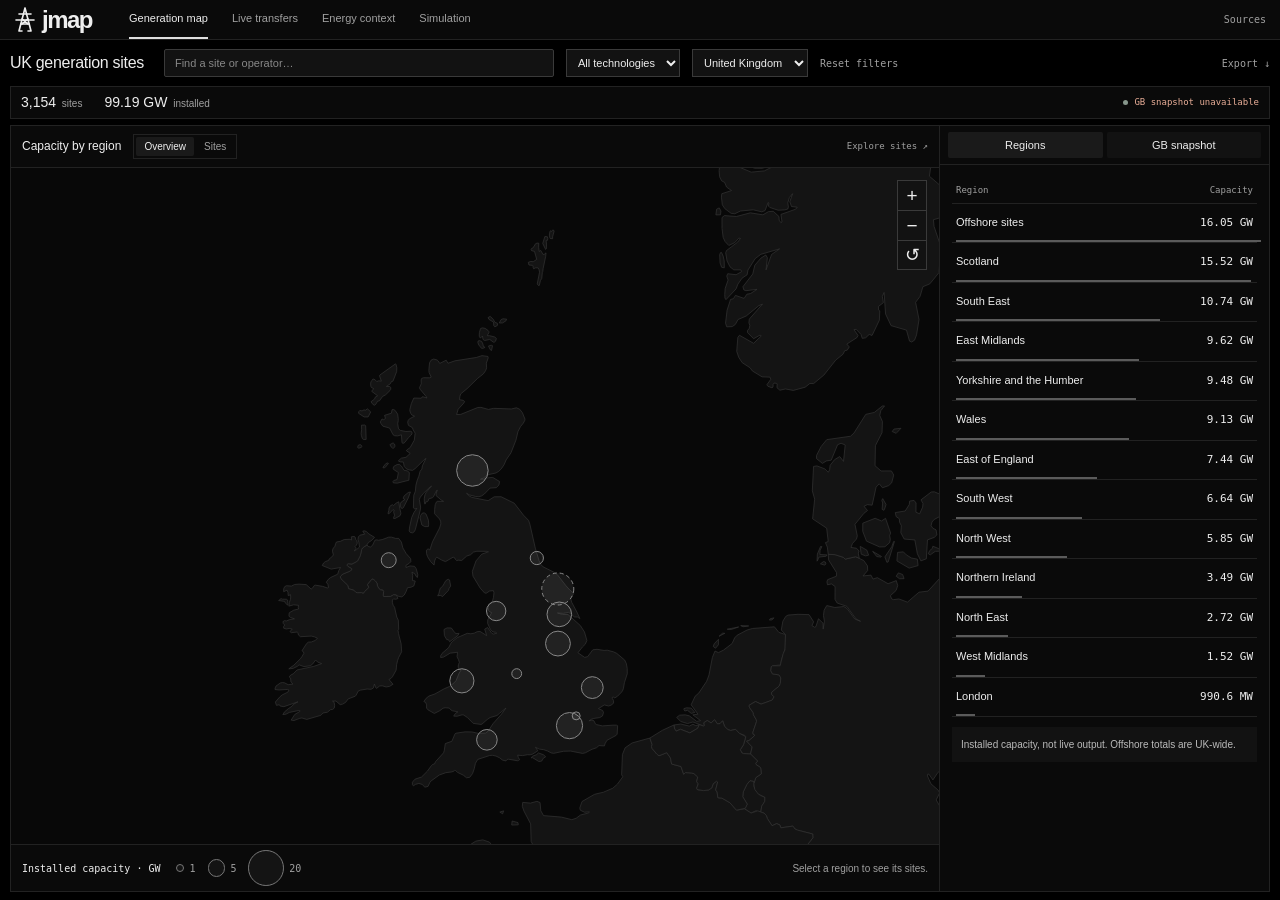
<file: UI/index.html>
<!doctype html>
<html lang="en">
<head>
  <meta charset="utf-8">
  <meta name="viewport" content="width=device-width,initial-scale=1">
  <meta name="theme-color" content="#000000">
  <meta name="color-scheme" content="dark">
  <title>JMap — UK energy dashboard</title>
  <script>
    const destination = new URL('generation.html', location.href);
    destination.search = location.search;
    destination.hash = location.hash;
    location.replace(destination.href);
  </script>
  <noscript><meta http-equiv="refresh" content="0;url=generation.html"></noscript>
</head>
<body><p><a href="generation.html">Open the generation map</a> · <a href="operations.html">Open the simulation</a></p></body>
</html>
</file>
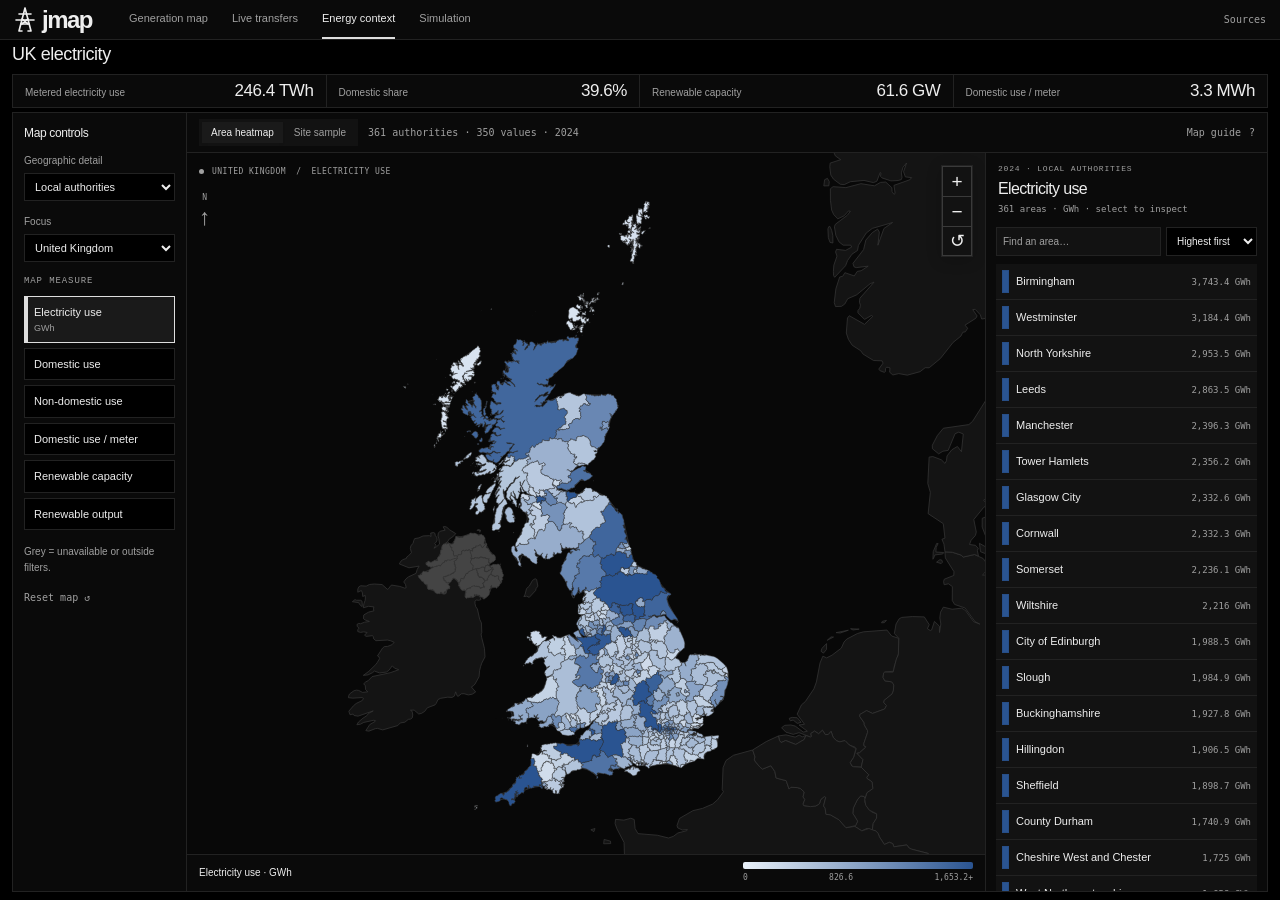
<file: UI/explorer.html>
<!doctype html>
<html lang="en">
<head>
  <meta charset="utf-8">
  <meta name="viewport" content="width=device-width, initial-scale=1">
  <meta name="theme-color" content="#000000">
  <meta name="color-scheme" content="dark">
  <meta name="description" content="Explore a UK supply heatmap, compare official regional electricity generation and demand, and understand annual surplus, deficit and supply dependence.">
  <title>UK electricity dashboard — JMap</title>
  <link rel="stylesheet" href="styles.css">
  <link rel="stylesheet" href="map-system.css">
  <script src="map-interactions.js" defer></script>
  <script src="map-motion.js?v=20261108-smooth" defer></script>
  <script src="assets/geography.js" defer></script>
  <script src="assets/nations.js" defer></script>
  <script src="assets/local-areas.js" defer></script>
  <script src="assets/local-energy.js" defer></script>
  <script src="assets/sites.js" defer></script>
  <script src="assets/regions.js" defer></script>
  <script src="analysis.js" defer></script>
  <script src="balance.js" defer></script>
  <script src="local-analysis.js" defer></script>
  <script src="map.js?v=20261108-smooth" defer></script>
  <script src="main.js" defer></script>
  <script src="distribution.js" defer></script>
  <link rel="stylesheet" href="distribution.css">
  <link rel="stylesheet" href="dashboard.css?v=20261108-area-render">
  <link rel="stylesheet" href="theme-dark.css">
  <link rel="stylesheet" href="explorer-dark.css?v=20261108-area-render">
  <link rel="stylesheet" href="site-shell.css">
</head>
<body class="energy-page">
  <a class="skip-link" href="#workspace">Skip to energy explorer</a>
  <header class="app-header site-header"><a class="brand" href="generation.html" aria-label="JMap generation map"><img class="brand-wordmark" src="assets/jmap-logo.svg" alt="JMap" width="87" height="32"></a><nav aria-label="Main navigation"><a href="generation.html" aria-label="Generation map"><span class="desktop-name">Generation map</span><span class="mobile-name" aria-hidden="true">Sites</span></a><a href="transfers.html" aria-label="Live transfers"><span class="desktop-name">Live transfers</span><span class="mobile-name" aria-hidden="true">Transfers</span></a><a href="explorer.html" aria-label="Energy context" aria-current="page"><span class="desktop-name">Energy context</span><span class="mobile-name" aria-hidden="true">Context</span></a><a href="operations.html" aria-label="Simulation"><span class="desktop-name">Simulation</span><span class="mobile-name" aria-hidden="true">Simulation</span></a></nav><div class="header-end"><button id="about-data" class="text-button" type="button">Sources</button></div></header>
  <main>
    <div class="dashboard-heading"><div><h1 id="page-title">UK electricity</h1><button class="plain-link" id="clear-area-selection" type="button" hidden>Clear selection ×</button></div></div>
    <section class="dashboard-kpis" aria-label="Current geographic summary" aria-live="polite"><article><span id="kpi-label-1">Metered use</span><strong id="kpi-value-1">—</strong><small id="kpi-context-1">Mapped local authorities</small></article><article><span id="kpi-label-2">Domestic share</span><strong id="kpi-value-2">—</strong><small id="kpi-context-2">Share of metered use</small></article><article><span id="kpi-label-3">Renewable capacity</span><strong id="kpi-value-3">—</strong><small id="kpi-context-3">Installed, not firm availability</small></article><article><span id="kpi-label-4">Domestic use / meter</span><strong id="kpi-value-4">—</strong><small id="kpi-context-4">Annual weighted mean</small></article></section>

    <div id="distribution-insights" hidden></div>

    <div class="scope-heading"><p><span id="summary-scope">United Kingdom</span><span class="scope-separator">/</span> Filtered sample</p><p>Figures follow filters. Zoom changes the map only.</p></div>
    <section class="metrics" aria-label="Filtered sample summary" aria-live="polite">
      <article><p class="eyebrow">Power supplied</p><p class="metric-value"><span id="total-output">—</span><span class="unit">GW</span></p><p class="metric-caption">Generation + discharge + imports</p></article>
      <article><p class="eyebrow">Combined asset capacity</p><p class="metric-value"><span id="total-capacity">—</span><span class="unit">GW</span></p><p class="metric-caption">Generation, storage &amp; connections</p></article>
      <article><p class="eyebrow">Low-carbon share</p><p class="metric-value"><span id="low-carbon">—</span><span class="unit">%</span></p><p class="metric-caption">Wind, solar, nuclear &amp; hydro / generation</p></article>
      <article><p class="eyebrow">Sites selected</p><p class="metric-value"><span id="total-sites">—</span><span class="metric-slash">/ <span id="all-sites">—</span></span></p><p class="metric-caption">A curated UK sample, not national totals</p></article>
    </section>

    <section class="workspace" id="workspace" aria-label="UK energy explorer">
      <aside class="sidebar" aria-label="Site search and filters">
        <div class="sidebar-title"><h2>Find &amp; filter</h2><button class="plain-link" id="reset-filters" type="button">Reset <span aria-hidden="true">↺</span></button></div>
        <div id="regional-map-controls" hidden>
          <label class="dashboard-field" for="geography-level">Geographic detail<select id="geography-level"><option value="local">Local authorities</option><option value="nations">UK nations / balance</option></select></label>
          <label class="dashboard-field" for="local-nation">Focus<select id="local-nation"><option value="all">United Kingdom</option><option value="england">England</option><option value="scotland">Scotland</option><option value="wales">Wales</option><option value="northern-ireland">Northern Ireland</option></select></label>
          <p class="eyebrow">Map measure</p>
          <div class="regional-metric-options" role="group" aria-label="Regional map measure">
            <button type="button" data-heat-metric="balance" data-resolution="nations" aria-pressed="false"><strong>Surplus / deficit</strong><span>Generation minus demand / demand</span></button>
            <button type="button" data-heat-metric="generation" data-resolution="nations" aria-pressed="false"><strong>Electricity generated</strong><span>Annual generation · TWh</span></button>
            <button type="button" data-heat-metric="demand" aria-pressed="true"><strong>Electricity use</strong><span>Domestic + non-domestic · GWh</span></button>
            <button type="button" data-heat-metric="domestic" data-resolution="local" aria-pressed="false"><strong>Domestic use</strong><span>Annual domestic consumption · GWh</span></button>
            <button type="button" data-heat-metric="business" data-resolution="local" aria-pressed="false"><strong>Non-domestic use</strong><span>Industry, commercial &amp; public sector · GWh</span></button>
            <button type="button" data-heat-metric="perMeter" data-resolution="local" aria-pressed="false"><strong>Domestic use / meter</strong><span>Compare intensity · MWh / meter</span></button>
            <button type="button" data-heat-metric="capacity" data-resolution="local" aria-pressed="false"><strong>Renewable capacity</strong><span>Installed capacity · MW</span></button>
            <button type="button" data-heat-metric="renewable" aria-pressed="false"><strong>Renewable output</strong><span>Published generation · GWh</span></button>
          </div>
          <p class="regional-scope-note" id="local-coverage-note">350 GB authorities have metered-use data. Northern Ireland is grey where unavailable.</p>
          <button class="regional-reset plain-link" id="regional-reset" type="button">Reset map ↺</button>
        </div>
        <label class="search-field"><svg viewBox="0 0 20 20" fill="none" aria-hidden="true"><circle cx="8.5" cy="8.5" r="5.5"/><path d="m13 13 4 4"/></svg><input id="site-search" type="search" placeholder="Site, technology or nation" aria-label="Search site, technology or nation" autocomplete="off"><kbd aria-hidden="true">/</kbd></label>
        <button class="filters-toggle" id="toggle-filters" type="button" aria-expanded="false" aria-controls="filter-options">Refine this view <span id="mobile-filter-count">All technologies</span><span aria-hidden="true">⌄</span></button>
        <div class="filter-options" id="filter-options">
          <label class="region-label" for="region">Geographic focus</label><select id="region"><option value="all">United Kingdom</option><option value="england">England</option><option value="scotland">Scotland</option><option value="wales">Wales</option><option value="northern-ireland">Northern Ireland</option></select>
          <fieldset class="filter-presets"><legend class="eyebrow">Start with a view</legend><button type="button" data-preset="all" aria-pressed="true">All supply</button><button type="button" data-preset="low-carbon" aria-pressed="false">Low carbon</button><button type="button" data-preset="flexible" aria-pressed="false">Storage &amp; imports</button></fieldset>
          <fieldset class="technology-filters"><legend class="eyebrow">Technologies &amp; symbols</legend><div class="filter-actions"><button class="plain-link" id="select-all" type="button">All</button><span>/</span><button class="plain-link" id="clear-types" type="button">None</button></div><div id="technology-list"></div></fieldset>
          <p class="filter-explanation">Shape identifies technology. Size shows the measure selected above the map.</p>
        </div>
        <div class="sidebar-bottom"><p class="eyebrow">Understand the scope</p><p>These sites show sample supply. Compare official annual demand in the regional balance below.</p><a class="plain-link balance-shortcut" href="#regional-balance">Surplus &amp; deficit ↓</a><button class="export-button" id="export-sites" type="button">Export this analysis <span aria-hidden="true">↓</span></button></div>
      </aside>

      <div class="map-workspace">
        <div class="map-toolbar"><div class="view-switch" role="group" aria-label="Explorer view"><button id="map-view" class="selected" type="button" aria-pressed="true">Map</button><button id="list-view" type="button" aria-pressed="false">Directory</button></div><p class="results-label" id="results-label" role="status">Loading sites…</p><div class="toolbar-actions"><button class="plain-link" id="jump-comparison" type="button" hidden>Compare (<span id="comparison-count">0</span>/3) ↓</button><button class="plain-link" id="fit-results" type="button">Fit results <span aria-hidden="true">⤢</span></button><button class="plain-link" id="keyboard-help" type="button">Map guide <span aria-hidden="true">?</span></button></div></div>
        <div class="explorer-body">
          <div class="map-column">
            <div class="map-layer-controls"><div class="view-switch" role="group" aria-label="Map layer"><button type="button" data-layer="heatmap" aria-pressed="true" class="selected">Area heatmap</button><button type="button" data-layer="sites" aria-pressed="false">Site sample</button></div><p id="layer-description">Annual metered electricity use.</p></div>
            <div class="map-measures"><label class="size-control"><span>Marker size</span><select id="size-mode" aria-label="Marker size measure"><option value="output">Output · MW</option><option value="capacity">Capacity · MW</option><option value="utilisation">Utilisation · %</option></select></label><label class="labels-toggle"><input type="checkbox" id="site-labels"> Site names</label></div>
            <div class="map-stage" id="map-stage">
              <svg id="energy-map" tabindex="0" role="group" aria-label="UK energy sites. Drag to pan, scroll to zoom, use arrow keys to pan, plus and minus to zoom, and Home for the UK view."></svg>
              <div class="map-label"><span class="status-dot"></span><span id="map-scope">United Kingdom</span><span class="map-label-divider">/</span><span id="map-data-label">Annual balance</span></div>
              <div class="map-controls" role="group" aria-label="Map navigation"><button id="zoom-in" type="button" aria-label="Zoom in">+</button><button id="zoom-out" type="button" aria-label="Zoom out">−</button><button id="reset-map" type="button" aria-label="Reset map" title="Reset map">&#8634;</button></div>
              <div class="north-indicator" aria-hidden="true">N<span>↑</span></div>
              <div class="map-legend"><div><p id="legend-title">Site output</p><div id="legend-scale" class="legend-scale"></div></div></div>
              <div class="map-attribution">Geography: <a href="https://www.naturalearthdata.com/about/terms-of-use/" target="_blank" rel="noreferrer">Natural Earth</a><span>·</span><span id="map-data-source">DESNZ annual data</span></div>
              <div class="map-empty" id="map-empty" hidden><span aria-hidden="true">⊘</span><h3>No matching sites.</h3><p>Try a broader search or include more technologies.</p><button class="dark-button" id="empty-reset" type="button">Reset filters</button></div>
              <div class="area-hover" id="area-hover" role="status" hidden>Hover or select an area to inspect its data.</div>
            </div>
            <div id="regional-legend-host"></div>

            <div class="directory" id="directory" hidden><div class="directory-heading"><p>Select a site to locate it, or add up to three to compare.</p><label>Sort <select id="sort-sites"><option value="output">Highest output</option><option value="capacity">Largest capacity</option><option value="utilisation">Highest utilisation</option><option value="name">Name A–Z</option></select></label></div><div class="directory-scroll"><table><thead><tr><th scope="col">Site</th><th scope="col">Technology</th><th scope="col">Output</th><th scope="col">Capacity</th><th scope="col">Utilisation</th><th scope="col">Actions</th></tr></thead><tbody id="directory-body"></tbody></table><div class="directory-empty" id="directory-empty" hidden>No sites match your filters. Try a broader search.</div></div></div>
          </div>

          <aside class="analysis-rail" aria-label="Analysis and site details">
            <div id="regional-analysis" hidden>
              <div class="analysis-heading"><p class="eyebrow" id="regional-analysis-period">Official annual comparison</p><h2 id="regional-analysis-title">Generation vs demand.</h2><p id="regional-analysis-description">Ranked by annual generation gap, relative to demand.</p></div>
              <div class="area-search"><label class="sr-only" for="area-search">Search local authority or nation</label><input id="area-search" type="search" placeholder="Find an area…" autocomplete="off"><label class="sr-only" for="area-sort">Sort areas</label><select id="area-sort"><option value="descending">Highest first</option><option value="ascending">Lowest first</option><option value="name">A–Z</option></select></div>
              <div id="regional-ranking" class="regional-ranking"></div>
              <article class="regional-detail" aria-labelledby="regional-detail-title" hidden><div class="detail-caption"><p class="eyebrow">Area detail</p><button class="plain-link" id="clear-detail" type="button">Clear ×</button></div><h3 id="regional-detail-title"></h3><p id="regional-detail-status"></p><dl id="regional-detail-facts"></dl><p id="regional-detail-note"></p><button type="button" class="plain-link" id="zoom-regional-selection">Zoom to area ↗</button></article>
            </div>
            <div id="analysis-content"><div class="analysis-heading"><p class="eyebrow">[ Understand this view ]</p><h2>The power behind the points.</h2><p id="analysis-scope">All UK sample sites</p></div>
              <div class="analysis-tabs" role="group" aria-label="Analysis breakdown"><button type="button" data-analysis="mix" aria-pressed="true" class="selected">Energy mix</button><button type="button" data-analysis="regions" aria-pressed="false">Nations</button><button type="button" data-analysis="leaders" aria-pressed="false">Top sites</button></div>
              <div id="analysis-mix" class="analysis-section"><div class="supply-split"><div><span>Generation</span><strong id="supply-generation">—</strong></div><div><span>Storage discharge</span><strong id="supply-storage">—</strong></div><div><span>Imports</span><strong id="supply-imports">—</strong></div></div><p class="analysis-instruction">Share of filtered supply. Select a technology to focus.</p><div id="mix-breakdown"></div><button class="plain-link analysis-reset" id="mix-reset" type="button">Show all technologies <span aria-hidden="true">↗</span></button></div>
              <div id="analysis-regions" class="analysis-section" hidden><p class="analysis-instruction">Compare all four nations with your current search and technology filters. Select a nation to explore.</p><div id="region-breakdown"></div><p class="analysis-footnote">Bars show shares of matching UK sample output. Imports are assigned to their UK landing site.</p></div>
              <div id="analysis-leaders" class="analysis-section" hidden><label class="rank-control">Rank by <select id="rank-by"><option value="output">Output</option><option value="capacity">Capacity</option><option value="utilisation">Utilisation</option></select></label><div id="top-sites"></div><p class="analysis-footnote">Select a site for details and comparison.</p></div>
              <p class="analysis-empty" id="analysis-empty" hidden>No sites selected. Reset your filters to explore the sample.</p>
            </div>
            <article class="site-detail" id="site-detail" aria-labelledby="detail-name" hidden><div class="detail-top"><button class="plain-link" id="back-analysis" type="button">← Back to analysis</button><button class="icon-button" id="close-detail" type="button" aria-label="Close site details">×</button></div><p class="eyebrow" id="detail-type"></p><h2 id="detail-name"></h2><p class="detail-location" id="detail-location"></p><div class="detail-output"><p class="eyebrow" id="detail-output-label">Illustrative output</p><p><span id="detail-output"></span><span class="unit">MW</span></p></div><div class="utilisation-head"><span>Capacity utilisation</span><span id="detail-utilisation"></span></div><div class="utilisation-track"><div id="utilisation-fill"></div></div><dl class="detail-facts"><div><dt>Capacity</dt><dd id="detail-capacity"></dd></div><div><dt>Share of filtered supply</dt><dd id="detail-share"></dd></div><div><dt>Operator</dt><dd id="detail-operator"></dd></div><div><dt>Coordinates</dt><dd id="detail-coordinates"></dd></div></dl><p class="detail-note" id="detail-note"></p><button class="dark-button" id="compare-site" type="button" aria-pressed="false">Add to comparison <span aria-hidden="true">+</span></button><button class="detail-focus" id="focus-site" type="button">Centre on this site <span aria-hidden="true">↗</span></button></article>
          </aside>
        </div>

      </div>
    </section>

    <dialog id="balance-dialog" aria-labelledby="balance-title"><div class="dashboard-dialog-bar"><strong>National electricity balance</strong><button type="button" class="icon-button" id="close-balance" aria-label="Close national balance">×</button></div>
    <section class="balance-section" id="regional-balance" aria-labelledby="balance-title">
      <div class="balance-heading"><div><p class="eyebrow">[ 02 / Supply meets demand ]</p><h2 id="balance-title">Who generates enough for their demand?</h2><p>Compare official annual electricity balances across the four UK nations.</p></div><span class="data-year" id="balance-data-year">Official annual data</span></div>
      <div class="balance-context"><p id="balance-context">Annual energy in TWh. This comparison is independent of the sample site filters above.</p><button type="button" class="plain-link" id="export-balance">Export annual balance ↓</button></div>
      <div class="balance-layout">
        <div class="balance-main">
          <div class="balance-chart-heading"><div class="balance-key"><span class="deficit-key">− Annual deficit</span><span class="surplus-key">+ Annual surplus</span></div><label for="balance-sort">Rank by <select id="balance-sort"><option value="coverage">Highest generation / demand</option><option value="deficit">Largest deficit</option><option value="generation">Most generation</option><option value="name">Nation A–Z</option></select></label></div>
          <div class="balance-table-scroll"><table class="balance-table"><caption class="sr-only" id="balance-table-caption">Official annual generation, gross demand, surplus or deficit and generation coverage by nation.</caption><thead><tr><th scope="col">Nation</th><th scope="col">Generation<br><small>TWh / year</small></th><th scope="col">Gross demand<br><small>TWh / year</small></th><th scope="col">Annual balance<br><small>Generation − demand</small></th><th scope="col">Generation / demand<br><small>100% = annual demand</small></th></tr></thead><tbody id="balance-rows"></tbody></table></div>
          <div class="balance-reading"><p><strong>Read the balance.</strong> A surplus means annual generation exceeded gross demand. A deficit means local generation was lower. Gross demand includes losses and the electricity used by generation and storage.</p><p><strong>Read the coverage.</strong> 150% means annual generation equals 1.5 times annual demand. It does not mean every hour is covered or that households have better access.</p></div>
          <details class="scenario-controls"><summary>Explore a change in demand or generation <span>Illustrative scenario</span></summary><div class="scenario-body"><p>Apply the same annual change to each nation. This simple calculation does not model weather, dispatch, storage or network limits.</p><div class="scenario-sliders"><label for="demand-change">Demand increase <output id="demand-change-value" for="demand-change">+0%</output><input id="demand-change" type="range" min="0" max="40" step="5" value="0"></label><label for="generation-change">Generation reduction <output id="generation-change-value" for="generation-change">−0%</output><input id="generation-change" type="range" min="0" max="40" step="5" value="0"></label></div><div class="scenario-footer"><span id="scenario-status" role="status">Showing the published baseline.</span><button type="button" class="plain-link" id="reset-scenario">Reset to official data ↺</button></div></div></details>
        </div>
        <aside class="risk-explainer" aria-labelledby="risk-title"><p class="eyebrow">[ Understanding vulnerability ]</p><h3 id="risk-title">Does a deficit mean a shortage?</h3><p>A nation can meet demand through transfers and imports. An annual deficit signals reliance on supply from elsewhere; it is not evidence of unmet demand.</p><div id="balance-risk-insight"></div><div class="risk-availability"><span>Local shortage risk</span><strong>Not assessed</strong></div><p>Assessing actual shortage risk needs peak demand, available generation, storage duration, interconnector availability and network constraints.</p><p>Electricity access and outage reliability need separate household connection and interruption data.</p></aside>
      </div>
      <details class="balance-methodology"><summary>Sources, definitions &amp; limitations</summary><div id="balance-sources"></div></details>
      <p class="balance-data-error" id="balance-data-error" role="status" hidden>Annual data could not load. The site map remains available.</p>
    </section>

    </dialog>
    <section class="comparison-section" id="comparison" aria-labelledby="comparison-title" hidden><div class="comparison-heading"><div><p class="eyebrow">[ Side by side ]</p><h2 id="comparison-title" tabindex="-1">Compare the contribution.</h2><p id="comparison-caption">Choose up to three sites.</p></div><div><button class="plain-link" id="export-comparison" type="button">Export comparison ↓</button><button class="plain-link" id="clear-comparison" type="button">Clear all ×</button></div></div><div id="comparison-body"></div></section>
    <p class="coverage-note"><span class="status-dot"></span> Reading this map: a curated UK generation and supply sample. It does not represent national totals, local demand, grid capacity constraints, or electricity transfers between nations. <button class="plain-link" id="coverage-details" type="button">How to interpret the data ↗</button></p>
  </main>
  <footer><p>Built for a clearer perspective.</p><span>JMap / Energy intelligence</span><a href="overview.html">Back to overview <span aria-hidden="true">↗</span></a></footer>
  <dialog id="info-dialog" aria-labelledby="dialog-title"><div class="dialog-heading"><p class="eyebrow">JMap / Field notes</p><button class="icon-button" id="close-dialog" type="button" aria-label="Close dialog">×</button></div><h2 id="dialog-title">Understanding the map</h2><div id="dialog-body"></div><section class="data-context-notes" aria-label="Current map data"><h3>Current view</h3><p id="dashboard-period">Local authority data · 2024</p><p id="dashboard-scope">Great Britain · 350 measured authorities</p><p id="dashboard-coverage">Annual published data · not live</p><div class="source-actions"><button class="plain-link" id="open-balance" type="button">National balance &amp; scenarios</button><a class="site-directory-link plain-link" id="directory-nav" href="explorer.html#directory">Sample directory</a><button class="plain-link" id="export-map" type="button">Export view ↓</button></div><p id="legend-description">Same scale across every filter.</p><p class="map-reading-note" id="map-reading-note">Colour shows annual metered use. Grey means no published value.</p><div class="map-status"><p><span class="status-dot"></span><span id="filter-summary">All technologies</span></p><span id="visible-sites">— on map</span><span id="zoom-label">UK view</span></div></section><button class="dark-button" id="dialog-done" type="button">Got it <span aria-hidden="true">↗</span></button></dialog>
  <p class="sr-only" id="announcement" role="status" aria-live="polite"></p>
  <noscript><p class="noscript-message">Enable JavaScript to explore the energy map, or visit the <a href="overview.html">grid overview</a>.</p></noscript>
</body>
</html>
</file>
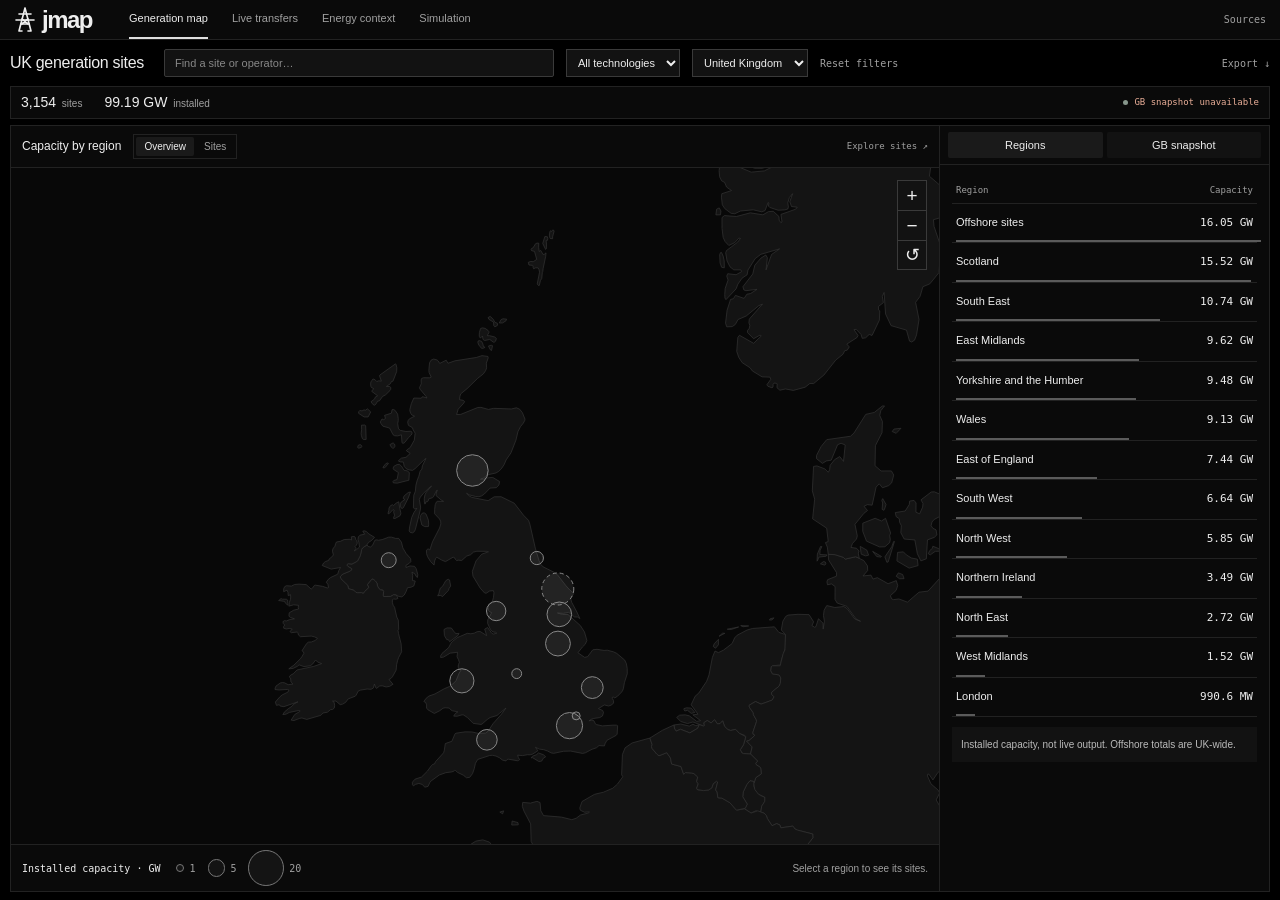
<file: UI/generation.html>
<!doctype html>
<html lang="en">
<head>
  <meta charset="utf-8">
  <meta name="viewport" content="width=device-width,initial-scale=1">
  <meta name="theme-color" content="#000000">
  <meta name="color-scheme" content="dark">
  <meta name="description" content="Explore real UK electricity generating sites by technology and installed capacity, with a separate live GB generation snapshot.">
  <title>UK generation map — JMap</title>
  <link rel="stylesheet" href="generation.css">
  <link rel="stylesheet" href="theme-dark.css">
  <script src="map-interactions.js" defer></script>
  <script src="map-motion.js?v=20261108-smooth" defer></script>
  <script src="assets/geography.js" defer></script>
  <script src="assets/generation-sites.js" defer></script>
  <script src="generation-data.js" defer></script>
  <script src="generation-overview.js" defer></script>
  <script src="generation-map.js?v=20261108-smooth" defer></script>
  <script src="generation.js" defer></script>
  <link rel="stylesheet" href="site-shell.css">
</head>
<body class="generation-page">
  <a class="skip" href="#generation-map">Skip to map</a>
  <header class="app-header"><a class="brand" href="generation.html" aria-label="JMap generation map"><img class="brand-wordmark" src="assets/jmap-logo.svg" alt="JMap" width="87" height="32"></a><nav aria-label="Main navigation"><a href="generation.html" aria-label="Generation map" aria-current="page"><span class="desktop-name">Generation map</span><span class="mobile-name" aria-hidden="true">Sites</span></a><a href="transfers.html" aria-label="Live transfers"><span class="desktop-name">Live transfers</span><span class="mobile-name" aria-hidden="true">Transfers</span></a><a href="explorer.html" aria-label="Energy context"><span class="desktop-name">Energy context</span><span class="mobile-name" aria-hidden="true">Context</span></a><a href="operations.html" aria-label="Simulation"><span class="desktop-name">Simulation</span><span class="mobile-name" aria-hidden="true">Simulation</span></a></nav><div class="header-end"><button id="open-sources" class="text-button" type="button">Sources</button></div></header>
  <main>
    <section class="filter-bar" aria-label="Site filters">
      <h1>UK generation sites</h1>
      <label class="search"><span class="sr-only">Search generating sites</span><input id="site-search" type="search" placeholder="Find a site or operator…" autocomplete="off"></label>
      <label><span class="sr-only">Technology</span><select id="technology" aria-label="Technology"><option value="all">All technologies</option></select></label>
      <label><span class="sr-only">Country</span><select id="country" aria-label="Country"><option value="all">United Kingdom</option></select></label>
      <button id="reset-filters" class="text-button" type="button">Reset filters</button>
      <button id="export-sites" class="text-button" type="button" disabled>Export ↓</button>
    </section>
    <div class="summary-strip" aria-label="Filtered site summary" aria-live="polite">
      <p><strong id="site-count">—</strong> sites</p>
      <p><strong id="capacity-total">—</strong> installed</p>

      <button id="open-snapshot" class="feed-status" type="button">GB snapshot: connecting</button>
    </div>
    <div id="catalogue-error" class="error-banner" role="alert" hidden></div>
    <section class="generation-workspace" aria-label="Generation sites and data">
      <div class="map-column">
        <div class="map-heading"><h2 id="map-title">Capacity by region</h2><div class="map-view-switch" role="group" aria-label="Map view"><button id="overview-view" type="button" aria-pressed="true">Overview</button><button id="sites-view" type="button" aria-pressed="false">Sites</button></div><button id="fit-results" class="text-button" type="button">Explore matching sites ↗</button></div>
        <div class="map-stage">
          <svg id="generation-map" aria-label="Installed capacity by named UK source region. Select a region to explore its sites."></svg>

          <button id="overview-scope-chip" class="overview-scope-chip" type="button" hidden></button>
          <div class="map-controls" role="group" aria-label="Map navigation"><button id="zoom-in" type="button" aria-label="Zoom in">+</button><button id="zoom-out" type="button" aria-label="Zoom out">−</button><button id="reset-map" type="button" aria-label="Reset map" title="Reset map">&#8634;</button></div>
          <p id="empty-map" class="empty-map" hidden>No sites match these filters.</p>
        </div>
        <div class="bubble-key" aria-label="Capacity marker scale"><span id="bubble-scale-label">Installed capacity · GW</span><div id="bubble-scale"></div><p id="bubble-scale-note">Circles show capacity, not site counts. Click a region to see its sites.</p></div>
        <div id="technology-key" class="technology-key" aria-label="Technology colours"></div>
        <span id="map-view-status" class="sr-only" role="status"></span>
      </div>
      <aside class="data-panel" aria-label="Sites and generation readings">
        <div class="panel-tabs" role="group" aria-label="Data panel"><button id="sites-tab" type="button" aria-pressed="true">Regions</button><button id="snapshot-tab" type="button" aria-pressed="false">GB snapshot</button></div>
        <section id="sites-panel" class="panel-body">
          <section id="overview-panel">

            <div class="overview-column-head" aria-hidden="true"><span>Region</span><span>Capacity</span></div>
            <div id="overview-list"></div>
            <p class="reading-note">Installed capacity, not live output. Offshore totals are UK-wide.</p>
          </section>
          <section id="site-results" hidden>
          <div id="selected-region-detail" class="selected-region-detail" hidden><h2 id="selected-region-name"></h2><p id="selected-region-summary"></p><div id="selected-region-mix"></div></div>
          <article id="site-detail" class="site-detail" hidden>
            <div class="detail-heading"><span id="detail-technology"></span><button id="clear-site" class="text-button" type="button">Close ×</button></div>
            <h2 id="detail-name"></h2><p id="detail-place"></p><p class="detail-capacity"><strong id="detail-capacity"></strong><span>installed capacity</span></p>
            <dl id="detail-facts" class="facts"></dl>

            <a id="detail-source" target="_blank" rel="noreferrer">Official source ↗</a>
          </article>
          <div class="list-heading"><h2 id="site-list-title">Filtered sites</h2><button id="clear-cluster" class="text-button" type="button" hidden>All results ×</button></div>
          <div class="list-column-head" aria-hidden="true"><span>Site / technology</span><span>MW</span></div>
          <div id="site-list" class="site-list"></div>
          <p id="list-note" class="list-note"></p>
          </section>
        </section>
        <section id="snapshot-panel" class="panel-body" hidden>
          <div class="snapshot-heading"><h2>GB metered generation</h2><button id="refresh-live" class="text-button" type="button">Refresh ↻</button></div>
          <p id="live-period" class="muted">Waiting for an Elexon observation…</p>
          <p id="live-status" class="reading-note" role="status">Five-minute readings, checked every 60 seconds.</p>
          <dl id="live-totals" class="facts"></dl>
          <div class="list-heading"><h2>Metered output by fuel</h2><span>MW · includes storage discharge</span></div>
          <div id="generation-mix" class="generation-mix"></div>



        </section>
      </aside>
    </section>
  </main>
  <dialog id="sources-dialog" aria-labelledby="sources-title"><div class="dialog-heading"><h2 id="sources-title">Sources and map method</h2><button id="close-sources" type="button" aria-label="Close sources">×</button></div><p id="catalogue-period"></p><div id="catalogue-sources"></div><p>Each site comes from an official operating-asset register. Capacity describes installed equipment, not current output or guaranteed supply. Small installations and subsequent changes may be absent.</p><p>Overview adds the published capacities within each source region. Its markers represent regional summaries, not power stations or exact service boundaries. Offshore sites are a separate UK-wide group; their summary marker is not a single location. Filtered totals use the same fixed size scale, with summary positions held constant for comparison.</p><p>Sites shows the underlying locations. All bubbles represent installed capacity; nearby sites may share a capacity-total bubble until you zoom closer. No map number represents a site count. The side panel supplies names, capacities, record counts and technology breakdowns. Reset map returns to Overview without clearing your other filters.</p><p>The GB snapshot requests public <a href="https://bmrs.elexon.co.uk/api-documentation/endpoint/datasets/FUELINST" target="_blank" rel="noreferrer">Elexon FUELINST</a> observations directly. It uses one interval and identifies missing or stale readings. National generation is never allocated to individual sites.</p><p>The <a href="operations.html">simulation</a> is separate and does not generate this map’s data.</p><p>Geography: <a href="https://www.naturalearthdata.com/about/terms-of-use/" target="_blank" rel="noreferrer">Natural Earth, public domain</a>. Register data: <a href="https://www.nationalarchives.gov.uk/doc/open-government-licence/version/3/" target="_blank" rel="noreferrer">Open Government Licence</a>.</p></dialog>
  <p id="announcement" class="sr-only" role="status" aria-live="polite"></p>
  <noscript><p>Enable JavaScript to explore generating sites and request the current GB snapshot.</p></noscript>
</body>
</html>
</file>
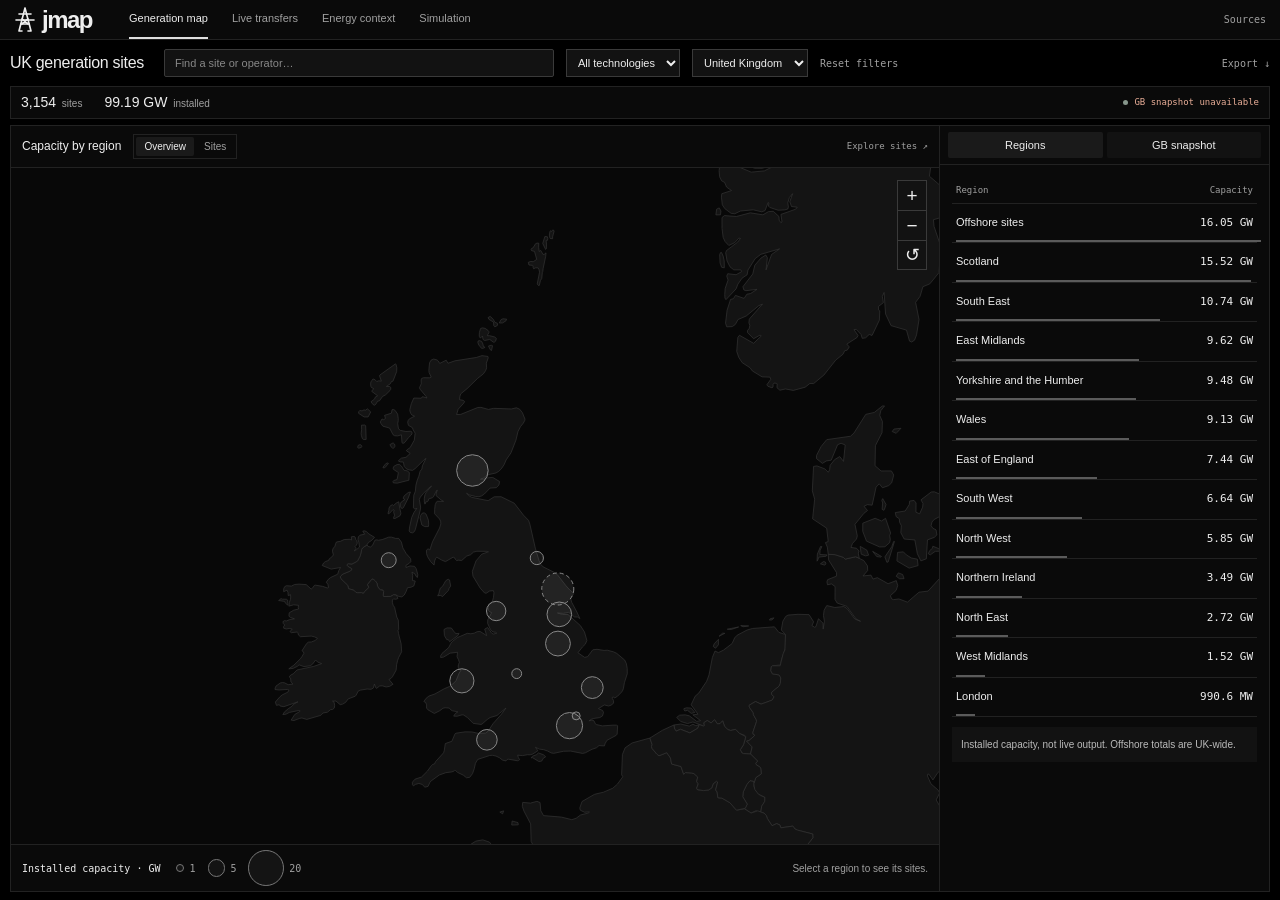
<file: UI/main.html>
﻿<!doctype html>
<html lang="en">
<head>
  <meta charset="utf-8">
  <meta name="viewport" content="width=device-width,initial-scale=1">
  <title>UK generation map — JMap</title>
  <script>
    const destination = new URL('generation.html', location.href);
    destination.search = location.search;
    destination.hash = location.hash;
    location.replace(destination.href);
  </script>
  <noscript><meta http-equiv="refresh" content="0;url=generation.html"></noscript>
</head>
<body><p><a href="generation.html">Open the UK generation map</a> · <a href="operations.html">Open the simulation</a> · <a href="explorer.html">Open the annual energy context explorer</a></p></body>
</html>
</file>
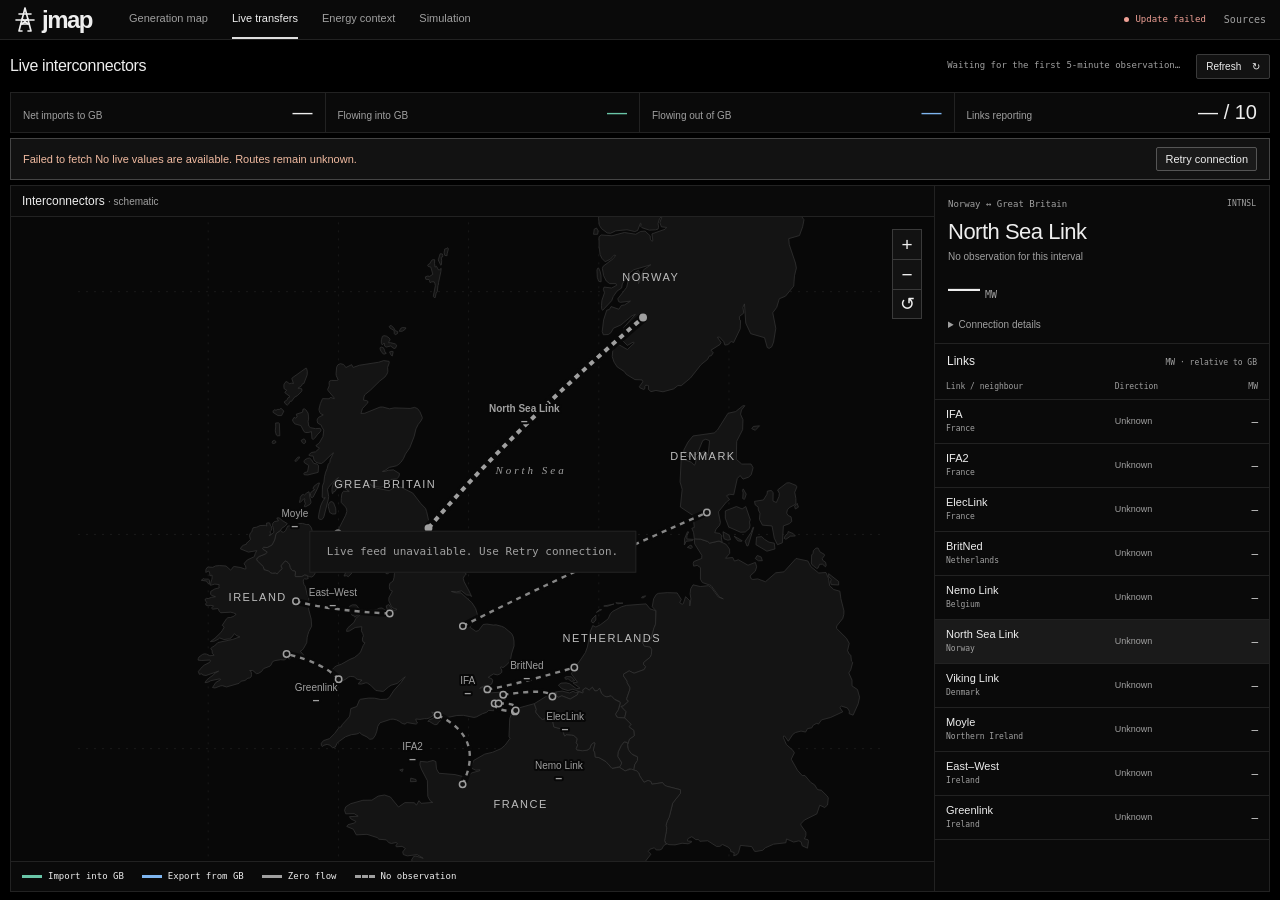
<file: UI/transfers.html>
<!doctype html>
<html lang="en">
<head>
  <meta charset="utf-8">
  <meta name="viewport" content="width=device-width,initial-scale=1">
  <meta name="theme-color" content="#000000">
  <meta name="color-scheme" content="dark">
  <meta name="description" content="Live Great Britain electricity interconnector flows from Elexon: imports, exports and the ten links to neighbouring systems.">
  <title>Live transfers — JMap</title>
  <link rel="stylesheet" href="transfers.css">
  <link rel="stylesheet" href="theme-dark.css">
  <script src="map-interactions.js" defer></script>
  <script src="map-motion.js?v=20261108-smooth" defer></script>
  <script src="assets/geography.js" defer></script>
  <script src="live-transfers.js" defer></script>
  <script src="transfers.js?v=20261108-smooth" defer></script>
  <link rel="stylesheet" href="site-shell.css">
</head>
<body>
  <a class="skip" href="#transfer-map">Skip to transfers map</a>
  <header class="app-header"><a class="brand" href="generation.html" aria-label="JMap generation map"><img class="brand-wordmark" src="assets/jmap-logo.svg" alt="JMap" width="87" height="32"></a><nav aria-label="Main navigation"><a href="generation.html" aria-label="Generation map"><span class="desktop-name">Generation map</span><span class="mobile-name" aria-hidden="true">Sites</span></a><a href="transfers.html" aria-label="Live transfers" aria-current="page"><span class="desktop-name">Live transfers</span><span class="mobile-name" aria-hidden="true">Transfers</span></a><a href="explorer.html" aria-label="Energy context"><span class="desktop-name">Energy context</span><span class="mobile-name" aria-hidden="true">Context</span></a><a href="operations.html" aria-label="Simulation"><span class="desktop-name">Simulation</span><span class="mobile-name" aria-hidden="true">Simulation</span></a></nav><div class="header-end"><span class="feed-badge" id="feed-badge">Connecting to Elexon</span><button id="open-method" class="text-button" type="button">Sources</button></div></header>
  <main>
    <div class="control-bar"><div><h1>Live interconnectors</h1><span id="mobile-feed-status" class="mobile-feed-status">Connecting to Elexon</span></div><p id="observation-time" role="status">Waiting for the first 5-minute observation…</p><button id="refresh" type="button">Refresh <span aria-hidden="true">↻</span></button></div>
    <section class="kpi-strip" aria-label="Interconnector snapshot">
      <article><span id="net-label">Net imports to GB</span><strong id="net-value">—</strong></article><article><span>Flowing into GB</span><strong id="imports-value">—</strong></article><article><span>Flowing out of GB</span><strong id="exports-value">—</strong></article><article><span>Links reporting</span><strong id="coverage-value">— / 10</strong></article>
    </section>

    <div class="error-banner" id="error-banner" role="alert" hidden><p id="error-message"></p><button id="retry" type="button">Retry connection</button></div>
    <section class="transfer-workspace" aria-label="Live power transfers">
      <div class="map-column">
        <div class="map-heading"><h2>Interconnectors <span class="schematic-label">· schematic</span></h2></div>
        <div class="map-stage" id="map-stage">
          <svg id="transfer-map" tabindex="0" role="group" aria-label="Great Britain interconnectors. Select a route to inspect it. Drag to pan, scroll or use plus and minus to zoom, arrow keys to pan, Home to reset."></svg>

          <div class="map-controls" role="group" aria-label="Map navigation"><button id="zoom-in" type="button" aria-label="Zoom in">+</button><button id="zoom-out" type="button" aria-label="Zoom out">−</button><button id="reset-map" type="button" aria-label="Reset map" title="Reset map">&#8634;</button></div>
          <p class="map-loading" id="map-loading">Connecting to live metering…</p>

        </div>
        <div class="map-legend"><span class="line-key importing"></span>Import into GB<span class="line-key exporting"></span>Export from GB<span class="line-key idle"></span>Zero flow<span class="line-key unknown"></span>No observation</div>

      </div>
      <aside class="transfer-panel" aria-label="Links and selected transfer">
        <section class="link-detail" id="link-detail" aria-labelledby="detail-name"><div class="detail-heading"><p id="detail-country">Norway ↔ Great Britain</p><span id="detail-code">INTNSL</span></div><h2 id="detail-name">North Sea Link</h2><p id="detail-direction">Waiting for an observation</p><strong class="detail-value" id="detail-value">— <span>MW</span></strong><details class="connection-details"><summary>Connection details</summary><dl><div><dt>GB terminal area</dt><dd id="detail-gb">Blyth, Northumberland</dd></div><div><dt>Other terminal area</dt><dd id="detail-other">Kvilldal, Rogaland</dd></div><div><dt>5-minute period</dt><dd id="detail-period">—</dd></div><div><dt>Published</dt><dd id="detail-published">—</dd></div></dl><a id="detail-source" href="https://www.nationalgrid.com/stories/energy-explained/what-are-electricity-interconnectors" target="_blank" rel="noreferrer">Terminal reference ↗</a></details></section>
        <div class="table-heading"><h2>Links</h2><span>MW · relative to GB</span></div>
        <div class="table-scroll"><table><caption class="sr-only">Latest observed interconnector flow. Select a link for its period and publication time.</caption><thead><tr><th scope="col">Link / neighbour</th><th scope="col">Direction</th><th scope="col">MW</th></tr></thead><tbody id="links-body"></tbody></table></div>

      </aside>
    </section>
  </main>
  <dialog id="method-dialog" aria-labelledby="method-title"><div class="dialog-heading"><h2 id="method-title">Live data and map method</h2><button id="close-method" type="button" aria-label="Close data and method">×</button></div><label class="motion-option"><input id="animate-live-transfers" type="checkbox" checked> Animate transfers</label><p>Moving arrows show the recorded direction. Animation speed does not represent MW or electricity travel time.</p><p id="coverage-note"></p><p id="refresh-note"></p><p>This page requests the signed <a href="https://bmrs.elexon.co.uk/api-documentation/endpoint/datasets/FUELINST" target="_blank" rel="noreferrer">Elexon FUELINST dataset</a> directly from your browser. It reports operational metering supplied by NESO, averaged over five minutes. Checks run every 60 seconds; this is not second-by-second telemetry.</p><p>Every route and total uses one observation interval. A link missing from that interval is unknown; an older value is never inserted into a newer total. Partial totals cover only reporting links. If updates fail, a previous observation stays clearly labelled with its time. There is no generated or simulated fallback.</p><p>Positive MW means power entering Great Britain; negative MW means power leaving it. Moyle connects GB to Northern Ireland, which is part of the UK and operates in the all-island electricity market. Zero measured flow does not establish whether a link is available.</p><p>Lines join approximate terminal areas, positioned for a readable schematic. They are not surveyed cable routes or exact station coordinates. The selected-link reference identifies the actual terminal locations. No internal GB transfers or local power shortages are inferred from cross-border flow.</p><p>Codes and definitions: <a href="https://bscdocs.elexon.co.uk/bsc-module/interface-definition-documents/neta-interface-definition-and-design-document-part-1-interfaces-with-bsc-parties-and-their-agents" target="_blank" rel="noreferrer">Elexon interface definitions</a>. Direction convention: <a href="https://www.neso.energy/document/304771/download" target="_blank" rel="noreferrer">NESO interconnector analysis</a>. Contains BMRS data © Elexon Limited copyright and database right 2026, used under the <a href="https://www.elexon.co.uk/bsc/data/balancing-mechanism-reporting-agent/copyright-licence-bmrs-data/" target="_blank" rel="noreferrer">BMRS data terms</a>.</p><p>The requested reference, <a href="https://www.energydashboard.co.uk/map" target="_blank" rel="noreferrer">Energy Dashboard’s map</a>, uses similar public industry sources. This page uses Elexon directly; it does not call or scrape Energy Dashboard’s data service.</p><p>Coastlines: <a href="https://www.naturalearthdata.com/about/terms-of-use/" target="_blank" rel="noreferrer">Natural Earth, public domain</a>. The map and link table work with a keyboard; use Tab to choose a route, Enter to select it, and the map controls to zoom.</p></dialog>
  <p class="sr-only" id="announcement" role="status" aria-live="polite"></p>
  <noscript><p class="noscript">Enable JavaScript to request live interconnector data and explore the map.</p></noscript>
</body>
</html>
</file>
<file: UI/styles.css>
@charset "UTF-8";

:root {
  color-scheme: light;
  --paper: #fafaf8;
  --white: #fff;
  --ink: #1b1c1a;
  --muted: #72746e;
  --line: #dedfda;
  --soft: #efefeb;
  font-family: Arial, Helvetica, sans-serif;
  color: var(--ink);
  background: var(--paper);
  font-synthesis: none;
}

* { box-sizing: border-box; }
body { margin: 0; min-width: 320px; }
button, input, select { font: inherit; color: inherit; }
button, a, select { -webkit-tap-highlight-color: transparent; }
button { cursor: pointer; }
button { border: 0; background: none; }
a { color: inherit; text-decoration: none; }
button, a { transition: background .15s, color .15s, border-color .15s; }
button:hover, a:hover { color: #62645c; }
a:focus-visible, button:focus-visible, input:focus-visible, select:focus-visible, svg:focus-visible { outline: 2px solid #1b1c1a; outline-offset: 4px; }
h1, h2, h3, p { margin: 0; }
[hidden] { display: none !important; }
.eyebrow { font: 9px/1.5 'Courier New', monospace; letter-spacing: .1em; text-transform: uppercase; color: var(--muted); }
.site-header { display: flex; align-items: center; gap: 38px; height: 78px; padding: 0 3.3%; border-bottom: 1px solid var(--line); }
.brand { display: inline-flex; align-items: flex-start; gap: 9px; font-size: 33px; font-weight: 700; letter-spacing: -2.5px; line-height: 1; }
.brand > span { font-size: 23px; font-weight: 400; letter-spacing: 0; padding-top: 1px; }
.site-header nav { display: flex; align-self: stretch; gap: 30px; margin-left: 65px; align-items: stretch; }
.site-header nav a, .site-header nav button { display: flex; align-items: center; position: relative; font-size: 12px; color: var(--muted); padding: 0; }
.site-header nav .active { color: var(--ink); }
.site-header nav .active::after { content: ''; position: absolute; bottom: -1px; height: 2px; left: 0; right: 0; background: var(--ink); }
.nav-index { align-self: center; font: 8px monospace; margin-left: 6px; transform: translateY(-6px); }
.header-meta { display: flex; align-items: center; gap: 8px; margin-left: auto; font: 9px/1.5 monospace; color: var(--muted); }
.header-divider { color: #b5b7ae; padding: 0 6px; }
.status-dot { display: inline-block; width: 5px; height: 5px; border-radius: 50%; background: currentColor; flex-shrink: 0; }
main { padding: 0 3.3%; max-width: 1900px; margin: auto; }
.intro { display: flex; align-items: center; justify-content: space-between; gap: 25px; padding: 38px 0 32px; }
h1 { font-size: clamp(34px, 3.4vw, 54px); font-weight: 400; line-height: 1.18; letter-spacing: -.055em; margin: 11px 0 13px; }
h1 em { font-family: Georgia, 'Times New Roman', serif; font-weight: 400; }
.intro-description { font-size: 12px; line-height: 1.65; color: var(--muted); }
.snapshot { text-align: right; align-self: flex-end; padding-bottom: 4px; }
.sample-badge { display: inline-flex; align-items: center; gap: 7px; border: 1px solid #d2d3cc; padding: 6px 9px; font: 9px monospace; text-transform: uppercase; letter-spacing: .04em; }
.snapshot > p { margin: 10px 0; color: var(--muted); font: 9px/1.6 monospace; }
.plain-link { font: 9px/1.5 monospace; padding: 0; display: inline-flex; align-items: center; gap: 12px; }
.plain-link:hover { text-decoration: underline; text-underline-offset: 3px; }
.metrics { display: grid; grid-template-columns: repeat(4, 1fr); border-block: 1px solid var(--line); margin-bottom: 30px; }
.metrics article { padding: 20px 28px; border-right: 1px solid var(--line); }
.metrics article:first-child { padding-left: 0; }
.metrics article:last-child { border-right: 0; }
.metric-value { font-size: 36px; letter-spacing: -.05em; line-height: 1; margin-top: 13px; font-variant-numeric: tabular-nums; }
.unit { font: 10px monospace; color: var(--muted); letter-spacing: 0; margin-left: 8px; }
.metric-slash { font: 17px monospace; margin-left: 10px; color: #a2a49b; letter-spacing: -.08em; }
.metric-caption { font-size: 10px; color: var(--muted); margin-top: 9px; line-height: 1.4; }
.workspace { display: grid; grid-template-columns: 252px minmax(0, 1fr); border: 1px solid var(--line); background: var(--white); min-height: 700px; }
.sidebar { padding: 24px 20px 20px; border-right: 1px solid var(--line); display: flex; flex-direction: column; }
.sidebar-title { display: flex; justify-content: space-between; align-items: center; gap: 10px; margin-bottom: 22px; }
.sidebar-title h2 { font-size: 15px; font-weight: 500; letter-spacing: -.03em; }
.sidebar-title .plain-link { color: var(--muted); gap: 6px; }
.search-field { display: flex; align-items: center; gap: 8px; padding: 10px; border: 1px solid var(--line); background: #fbfbf9; }
.search-field svg { width: 14px; height: 14px; stroke: var(--muted); stroke-width: 1.3; flex-shrink: 0; }
.search-field input { border: 0; background: transparent; font-size: 10px; width: 100%; min-width: 0; padding: 0; height: 16px; }
.search-field:focus-within { border-color: var(--ink); }
.search-field input:focus-visible { outline: 0; }
.search-field input::placeholder { color: #83857e; }
.search-field kbd { color: #95978f; font: 9px monospace; border: 1px solid var(--line); padding: 1px 4px; }
.region-label { font: 9px monospace; color: var(--muted); margin: 23px 0 9px; }
select { border: 1px solid var(--line); border-radius: 0; background: white; cursor: pointer; }
.sidebar > select { width: 100%; padding: 10px 8px; font-size: 11px; }
.technology-filters { border: 0; border-top: 1px solid var(--line); padding: 0; margin: 27px 0 0; min-width: 0; position: relative; }
.technology-filters legend { padding: 0 7px 0 0; }
.filter-actions { display: flex; gap: 8px; justify-content: flex-end; font: 9px monospace; color: var(--muted); margin: 13px 0 10px; }
.filter-row { display: flex; align-items: center; gap: 10px; min-height: 37px; cursor: pointer; padding: 3px 0; font-size: 11px; }
.filter-row input { appearance: none; width: 13px; height: 13px; border: 1px solid #b9bbb2; border-radius: 1px; margin: 0; cursor: pointer; display: grid; place-content: center; flex-shrink: 0; }
.filter-row input:checked { background: var(--ink); border-color: var(--ink); }
.filter-row input:checked::after { content: ''; width: 6px; height: 3px; border-bottom: 1px solid white; border-left: 1px solid white; transform: translateY(-1px) rotate(-45deg); }
.tech-symbol { width: 19px; height: 19px; display: inline-flex; align-items: center; justify-content: center; color: #686b61; font-size: 14px; flex-shrink: 0; }
.filter-row .filter-count { margin-left: auto; font: 9px monospace; color: #898c82; }
.filter-row:hover { color: #72766a; }
.sidebar-bottom { margin-top: auto; padding-top: 25px; }
.sidebar-bottom .eyebrow { font-size: 8px; letter-spacing: .02em; }
.sidebar-bottom > p:nth-child(2) { color: var(--muted); font-size: 10px; line-height: 1.7; max-width: 180px; margin-top: 7px; }
.export-button { display: flex; align-items: center; justify-content: space-between; width: 100%; border-top: 1px solid var(--line); padding: 17px 0 0; margin-top: 23px; font: 9px monospace; }
.export-button:disabled { cursor: default; color: #a0a298; }
.map-workspace { min-width: 0; display: flex; flex-direction: column; }
.map-toolbar { display: flex; align-items: center; gap: 18px; min-height: 60px; padding: 12px 20px; border-bottom: 1px solid var(--line); }
.view-switch { display: flex; gap: 2px; padding: 3px; background: #f0f0ed; }
.view-switch button { font-size: 10px; padding: 6px 10px; display: inline-flex; align-items: center; gap: 6px; color: var(--muted); }
.view-switch .selected { background: white; color: var(--ink); box-shadow: 0 1px 3px #0000000a; }
.view-switch button > span { font-size: 12px; }
.results-label { color: var(--muted); font: 9px monospace; }
.size-control { margin-left: auto; display: flex; align-items: center; gap: 10px; font: 9px monospace; color: var(--muted); }
.size-control select { font: 10px monospace; color: var(--ink); border: 0; max-width: 145px; padding: 5px 0; }
.map-stage { position: relative; flex: 1; min-height: 610px; background: #f7f7f4; overflow: hidden; isolation: isolate; }
#energy-map { display: block; width: 100%; height: 100%; position: absolute; inset: 0; touch-action: none; user-select: none; cursor: grab; }
#energy-map:active { cursor: grabbing; }
#energy-map:focus-visible { outline-offset: -3px; }
#energy-map [data-site-id] { cursor: pointer; outline: none; }
#energy-map [data-site-id]:focus { filter: drop-shadow(0 0 3px #15151580); }
.map-label { position: absolute; top: 22px; left: 24px; display: flex; align-items: center; gap: 8px; font: 8px monospace; text-transform: uppercase; letter-spacing: .06em; color: #777b70; pointer-events: none; }
.map-label-divider { color: #b2b5aa; margin: 0 2px; }
.map-controls { position: absolute; top: 20px; right: 20px; display: flex; flex-direction: column; background: white; border: 1px solid #d8dad2; box-shadow: 0 3px 15px #25272005; }
.map-controls button { display: grid; place-items: center; width: 34px; height: 34px; font-size: 20px; font-weight: 300; border-bottom: 1px solid var(--line); }
.map-controls button:last-child { border: 0; }
.map-controls button:hover { background: #ededE8; }
.map-controls svg { width: 17px; height: 17px; stroke: currentColor; stroke-width: 1; }
.map-legend { position: absolute; bottom: 42px; left: 24px; display: flex; align-items: center; gap: 12px; pointer-events: none; background: #f7f7f4e8; padding: 8px 10px 8px 0; }
.legend-circles { display: flex; align-items: center; gap: 5px; }
.legend-circles span { display: block; border: 1px solid #45483f; border-radius: 50%; background: #f7f7f4; width: 7px; height: 7px; }
.legend-circles span:nth-child(2) { width: 12px; height: 12px; }
.legend-circles span:nth-child(3) { width: 19px; height: 19px; }
.map-legend p { font: 9px/1.6 monospace; }
.map-legend p + p { font-size: 8px; color: var(--muted); }
.map-hint { position: absolute; bottom: 52px; right: 20px; font: 8px monospace; color: #777c6e; pointer-events: none; }
.map-hint > span { margin-inline: 5px; }
.map-attribution { position: absolute; right: 12px; bottom: 9px; font: 8px/1.5 monospace; color: #7b7e74; background: #f7f7f4c9; padding: 2px 4px; }
.map-attribution a { text-decoration: underline; text-underline-offset: 2px; }
.map-attribution > span { margin: 0 5px; }
.site-detail { position: absolute; top: 68px; right: 65px; width: 270px; padding: 20px; background: #fff; border: 1px solid #d8dad2; box-shadow: 0 8px 40px #292c2110; }
.detail-top { display: flex; align-items: center; justify-content: space-between; gap: 10px; margin: -3px -5px 12px 0; }
.icon-button { width: 25px; height: 25px; display: grid; place-items: center; font: 20px Arial; }
.icon-button:hover { background: var(--soft); }
.site-detail h2 { font-size: 21px; line-height: 1.2; font-weight: 400; letter-spacing: -.035em; }
.detail-location { margin-top: 7px; font: 9px/1.5 monospace; color: var(--muted); }
.detail-output { padding: 23px 0 20px; }
.detail-output > p:last-child { font-size: 34px; letter-spacing: -.05em; margin-top: 8px; }
.utilisation-head { display: flex; justify-content: space-between; font: 9px monospace; color: var(--muted); }
.utilisation-head span:last-child { color: var(--ink); }
.utilisation-track { height: 3px; background: var(--soft); margin: 9px 0 20px; }
.utilisation-track > div { height: 100%; width: 0; background: var(--ink); transition: width .2s; }
.detail-facts { margin: 0; }
.detail-facts > div { display: flex; justify-content: space-between; gap: 10px; border-top: 1px solid #eeeeea; padding: 10px 0; font: 9px/1.5 monospace; }
.detail-facts dt { color: var(--muted); }
.detail-facts dd { margin: 0; text-align: right; max-width: 130px; }
.detail-note { font-size: 9px; line-height: 1.6; color: var(--muted); margin: 10px 0 16px; }
.detail-focus { display: flex; width: 100%; justify-content: space-between; font: 9px monospace; padding-top: 15px; border-top: 1px solid var(--line); }
.map-status { min-height: 40px; padding: 12px 20px; display: flex; align-items: center; gap: 20px; border-top: 1px solid var(--line); font: 8px/1.5 monospace; color: var(--muted); }
.map-status p { display: flex; gap: 7px; align-items: center; }
.map-status > span { margin-left: auto; }
.map-status .plain-link { font-size: 8px; }
.map-empty { position: absolute; top: 50%; left: 50%; transform: translate(-50%, -50%); text-align: center; padding: 25px; background: #fffffff0; border: 1px solid var(--line); width: min(340px, 90%); }
.map-empty > span { font-size: 26px; color: var(--muted); }
.map-empty h3 { font-size: 16px; font-weight: 400; margin: 12px 0; }
.map-empty p { font-size: 11px; line-height: 1.6; color: var(--muted); }
.dark-button { background: var(--ink); color: white; padding: 11px 17px; font: 10px monospace; display: inline-flex; align-items: center; justify-content: space-between; gap: 25px; }
.dark-button:hover { background: #464940; color: white; }
.map-empty .dark-button { margin-top: 18px; }
.directory { flex: 1; min-height: 610px; }
.directory-heading { display: flex; justify-content: space-between; align-items: center; gap: 15px; padding: 20px; font: 10px monospace; }
.directory-heading label { color: var(--muted); font-size: 9px; }
.directory-heading select { border: 0; padding: 5px; margin-left: 6px; font: 10px monospace; color: var(--ink); }
.directory-scroll { overflow: auto; max-height: 560px; }
table { width: 100%; text-align: left; border-collapse: collapse; white-space: nowrap; }
thead { position: sticky; top: 0; z-index: 1; background: #f5f5f2; }
th { font: 8px/1.5 monospace; letter-spacing: .04em; text-transform: uppercase; color: var(--muted); padding: 12px 16px; }
td { padding: 17px 16px; font: 10px/1.5 monospace; border-bottom: 1px solid #e8e9e3; }
td:first-child { white-space: normal; min-width: 150px; }
.site-row-name { font: 12px/1.5 Arial, sans-serif; display: block; }
.site-row-region { color: var(--muted); font: 8px/1.5 monospace; margin-top: 3px; display: block; }
td button { display: flex; align-items: center; gap: 10px; font: 10px monospace; border: 1px solid var(--line); padding: 5px 8px; }
tbody tr:hover { background: #fafaf7; }
.directory-empty { text-align: center; color: var(--muted); padding: 70px 20px; font-size: 12px; }
footer { display: flex; align-items: center; justify-content: space-between; gap: 20px; padding: 23px 3.3% 25px; font: 8px/1.5 monospace; color: var(--muted); }
footer > span { text-transform: uppercase; letter-spacing: .06em; }
footer a { display: flex; gap: 25px; }
dialog { width: min(460px, calc(100% - 36px)); border: 1px solid var(--line); background: var(--paper); color: var(--ink); padding: 27px; max-height: calc(100% - 40px); }
dialog::backdrop { background: #11120e50; backdrop-filter: blur(3px); }
.dialog-heading { display: flex; justify-content: space-between; align-items: center; margin-bottom: 22px; }
dialog h2 { font-size: 28px; font-weight: 400; letter-spacing: -.04em; margin-bottom: 20px; }
#dialog-body p { font-size: 12px; line-height: 1.8; color: #64675d; margin: 12px 0; }
#dialog-body a { text-decoration: underline; }
#dialog-body dl { margin-bottom: 25px; }
#dialog-body dl > div { display: flex; gap: 20px; justify-content: space-between; padding: 10px 0; border-bottom: 1px solid var(--line); font-size: 11px; }
#dialog-body dd { margin: 0; color: var(--muted); }
dialog .dark-button { width: 100%; margin-top: 15px; }
.skip-link { position: absolute; top: -100px; left: 20px; z-index: 50; padding: 12px; background: var(--ink); color: white; }
.skip-link:focus { top: 15px; }
.sr-only { position: absolute; width: 1px; height: 1px; padding: 0; margin: -1px; overflow: hidden; clip: rect(0,0,0,0); white-space: nowrap; border: 0; }
.noscript-message { padding: 30px; background: white; font-size: 13px; }

@media (min-width: 1600px) { .map-stage { min-height: 760px; } .workspace { grid-template-columns: 280px minmax(0, 1fr); } .sidebar { padding: 28px; } }
@media (max-width: 1100px) {
  .header-meta { font-size: 8px; } .site-header nav { margin-left: 25px; gap: 22px; }
  .workspace { grid-template-columns: 225px minmax(0, 1fr); } .sidebar { padding-inline: 16px; }
  .map-toolbar { gap: 10px; padding-inline: 14px; } .results-label { font-size: 8px; } .size-control { gap: 5px; }
  .site-detail { width: 245px; right: 60px; padding: 17px; } .map-hint { display: none; }
  .map-status { padding-inline: 14px; gap: 12px; } .metrics article { padding-inline: 22px; }
}
@media (max-width: 850px) {
  .header-meta { display: none; } .site-header nav { margin-left: auto; } .intro { padding-top: 30px; }
  .intro-description { max-width: 330px; } .metrics article { padding-inline: 16px; } .metric-caption { font-size: 9px; }
  .workspace { grid-template-columns: 200px minmax(0, 1fr); } .sidebar { padding-inline: 13px; }
  .sidebar-title h2 { font-size: 13px; } .sidebar-title .plain-link { font-size: 8px; }
  .search-field { padding: 9px 6px; gap: 5px; } .search-field kbd { display: none; } .search-field input { font-size: 9px; }
  .map-toolbar { flex-wrap: wrap; min-height: 77px; gap: 7px 10px; } .size-control { margin-left: auto; font-size: 8px; } .size-control > span { display: none; } .size-control select { font-size: 9px; max-width: 120px; }
  .results-label { order: 3; width: 100%; } .map-label { left: 16px; top: 17px; font-size: 7px; }
  .map-controls { right: 12px; top: 40px; } .site-detail { right: 12px; top: 156px; width: 235px; }
  .map-status { flex-wrap: wrap; gap: 7px 12px; } .map-status .plain-link { margin-left: auto; } .map-status > span { display: none; }
  .map-legend { left: 15px; } .map-attribution { font-size: 7px; } .directory-heading { align-items: flex-start; flex-direction: column; }
}
@media (max-width: 620px) {
  .site-header { height: 67px; gap: 15px; padding-inline: 5%; } .brand { font-size: 29px; } .brand > span { font-size: 19px; }
  .site-header nav { gap: 18px; } .site-header nav a, .site-header nav button { font-size: 10px; } .site-header nav .site-directory-link { display: none; }
  main { padding-inline: 5%; } .intro { align-items: flex-start; flex-direction: column; gap: 20px; padding: 27px 0 24px; }
  h1 { font-size: clamp(34px, 8.4vw, 49px); } .intro .eyebrow { font-size: 8px; } .intro-description { font-size: 11px; }
  .snapshot { text-align: left; align-self: flex-start; display: flex; flex-wrap: wrap; align-items: center; gap: 8px 12px; padding: 0; }
  .snapshot > p { font-size: 8px; margin: 0; } .snapshot .plain-link { font-size: 8px; } .sample-badge { font-size: 8px; padding: 5px 7px; }
  .metrics { grid-template-columns: repeat(2, 1fr); margin-bottom: 22px; } .metrics article { padding: 18px 16px; }
  .metrics article:nth-child(odd) { padding-left: 0; } .metrics article:nth-child(2) { border-right: 0; }
  .metrics article:nth-child(-n+2) { border-bottom: 1px solid var(--line); } .metric-value { font-size: 32px; margin-top: 10px; } .metric-caption { font-size: 9px; }
  .metrics .eyebrow { font-size: 8px; } .workspace { display: flex; flex-direction: column; }
  .sidebar { border-right: 0; border-bottom: 1px solid var(--line); display: grid; grid-template-columns: 1fr 1fr; gap: 13px 10px; padding: 17px 15px; }
  .sidebar-title { grid-column: 1/-1; margin: 0; } .sidebar-title h2 { font-size: 14px; }
  .search-field { padding: 9px; grid-column: 1/-1; } .search-field input { font-size: 11px; height: 18px; } .search-field svg { width: 16px; height: 16px; }
  .region-label { align-self: center; margin: 0; } .sidebar > select { padding: 7px; font-size: 10px; }
  .technology-filters { grid-column: 1/-1; margin: 3px 0 0; padding-top: 10px; }
  .technology-filters legend { font-size: 8px; } .filter-actions { position: absolute; right: 0; top: -22px; margin: 0; font-size: 8px; padding-left: 8px; background: white; }
  .filter-actions .plain-link { font-size: 8px; } #technology-list { display: flex; flex-wrap: wrap; gap: 6px; }
  .filter-row { border: 1px solid var(--line); padding: 5px 7px; min-height: 28px; gap: 5px; font-size: 9px; }
  .filter-row:has(input:checked) { background: #efefeb; border-color: #c9cbc1; } .filter-row input { width: 10px; height: 10px; }
  .filter-row input:checked::after { width: 5px; height: 2px; } .filter-row .tech-symbol { width: 13px; height: 13px; font-size: 11px; } .filter-count { display: none; }
  .sidebar-bottom { display: block; grid-column: 1/-1; margin: 0; padding: 0; } .sidebar-bottom > p { display: none; } .export-button { margin: 0; padding: 9px 0 0; font-size: 8px; } .map-toolbar { flex-wrap: nowrap; min-height: 55px; padding-inline: 12px; gap: 8px; }
  .results-label { width: auto; order: 0; font-size: 8px; } .size-control { margin-left: auto; } .size-control select { max-width: 100px; font-size: 8px; }
  .view-switch button { padding: 5px 7px; font-size: 9px; } .view-switch button > span { display: none; }
  .map-stage { min-height: 570px; } .map-label { font-size: 7px; left: 13px; right: 12px; top: 17px; gap: 5px; }
  .map-controls { top: 42px; } .map-controls button { width: 30px; height: 31px; }
  .site-detail { top: auto; bottom: 55px; right: 12px; left: 12px; width: auto; padding: 15px; max-height: 405px; overflow-y: auto; }
  .site-detail h2 { font-size: 19px; } .detail-top { margin-bottom: 8px; } .detail-output { padding: 16px 0; } .detail-output > p:last-child { font-size: 28px; }
  .detail-facts > div { padding: 8px 0; } .detail-note { font-size: 8px; margin: 8px 0 12px; } .utilisation-track { margin-bottom: 13px; }
  .map-legend { bottom: 35px; left: 13px; } .map-attribution { right: 6px; left: 6px; text-align: right; font-size: 6px; }
  .map-status { padding: 10px 12px; min-height: 37px; gap: 7px; } .map-status p { font-size: 7px; max-width: 58%; } .map-status .plain-link { font-size: 7px; gap: 5px; }
  .directory { min-height: 570px; } .directory-heading { padding: 15px; } .directory-scroll { max-height: 520px; } th { padding-inline: 12px; } td { padding: 14px 12px; }
  footer { padding: 22px 5%; flex-wrap: wrap; font-size: 7px; gap: 12px; } footer > span { order: 3; width: 100%; } footer a { margin-left: auto; gap: 8px; }
}
@media (prefers-reduced-motion: reduce) { *, *::before, *::after { transition: none !important; scroll-behavior: auto !important; } }
</file>
<file: UI/map-system.css>
/* Analysis workspace extensions; shared site styling remains in styles.css. */
.energy-page .intro { padding-bottom: 26px; }
.scope-heading { display: flex; justify-content: space-between; gap: 15px; font: 9px/1.6 monospace; color: var(--muted); padding: 0 0 12px; }
.scope-heading p:first-child { color: var(--ink); }
.scope-separator { margin: 0 10px; color: #b0b2a8; }
.energy-page .metrics { margin-bottom: 24px; }
.energy-page .metrics .eyebrow { font-size: 9px; }
.energy-page .metric-caption { font-size: 9px; }
.energy-page .workspace { grid-template-columns: 218px minmax(0, 1fr); min-height: 0; }
.energy-page .sidebar { padding: 22px 16px 18px; min-width: 0; }
.energy-page .sidebar-title { margin-bottom: 18px; }
.energy-page .sidebar-title h2 { font-size: 14px; }
.filters-toggle { display: none; }
.filter-options .region-label { display: block; margin-top: 22px; }
.filter-options > select { width: 100%; padding: 9px 6px; font-size: 11px; }
.filter-presets { border: 0; margin: 22px 0 0; padding: 0; display: flex; flex-wrap: wrap; gap: 6px; }
.filter-presets legend { padding: 0 0 10px; }
.filter-presets button { font: 9px monospace; padding: 6px 7px; border: 1px solid var(--line); color: var(--muted); }
.filter-presets button[aria-pressed="true"] { background: var(--ink); color: white; border-color: var(--ink); }
.energy-page .technology-filters { margin-top: 24px; }
.energy-page .filter-row { min-height: 33px; gap: 7px; font-size: 11px; }
.energy-page .tech-symbol { width: 18px; height: 18px; }
.tech-symbol svg { width: 18px; height: 18px; overflow: visible; }
.energy-page .filter-actions { margin: 10px 0 6px; }
.filter-explanation { font: 9px/1.8 monospace; color: var(--muted); padding: 14px 0 0; }
.energy-page .sidebar-bottom { padding-top: 28px; }
.energy-page .sidebar-bottom > p:nth-child(2) { font-size: 10px; }
.energy-page .map-toolbar { min-height: 58px; gap: 12px; padding: 12px 18px; flex-wrap: wrap; }
.energy-page .results-label { font-size: 9px; width: auto; order: 0; }
.toolbar-actions { margin-left: auto; display: flex; gap: 20px; }
.toolbar-actions .plain-link { font-size: 9px; gap: 8px; }
.toolbar-actions button:disabled { opacity: .45; cursor: default; }
.explorer-body { display: grid; grid-template-columns: minmax(0, 1fr) 275px; flex: 1; min-height: 0; }
.map-column { display: flex; flex-direction: column; min-width: 0; }
.map-measures { display: flex; justify-content: space-between; align-items: center; gap: 15px; min-height: 44px; padding: 9px 18px; border-bottom: 1px solid var(--line); background: #fcfcfa; }
.energy-page .size-control { margin-left: 0; font-size: 9px; }
.energy-page .size-control > span { display: inline; }
.energy-page .size-control select { background: transparent; font-size: 10px; }
.labels-toggle { display: flex; align-items: center; gap: 6px; color: var(--muted); font: 9px monospace; cursor: pointer; white-space: nowrap; }
.labels-toggle input { accent-color: var(--ink); width: 12px; height: 12px; margin: 0; }
.energy-page .map-stage { min-height: 620px; }
.energy-page .map-label { top: 18px; left: 18px; font-size: 8px; }
.energy-page .map-controls { top: 45px; right: 15px; }
.north-indicator { position: absolute; left: 18px; top: 51px; color: #828679; font: 8px monospace; display: flex; align-items: center; flex-direction: column; pointer-events: none; gap: 2px; }
.north-indicator span { font: 23px Arial, sans-serif; }
.energy-page .map-legend { background: #fffffff0; border: 1px solid #dddfd5; padding: 11px 13px; bottom: 33px; left: 15px; }
.energy-page .map-legend > div > p:first-child { font-size: 9px; color: var(--ink); }
.energy-page .map-legend > div > p:last-child { font-size: 8px; color: var(--muted); }
.legend-scale { display: flex; align-items: flex-end; gap: 17px; padding: 8px 0; }
.legend-benchmark { display: flex; align-items: center; flex-direction: column; gap: 5px; font: 8px monospace; color: var(--muted); }
.legend-benchmark > span { border: 1px solid #252722; background: #fafaf8; border-radius: 50%; display: block; box-sizing: content-box; }
.energy-page .map-attribution { font-size: 7px; bottom: 5px; }
.analysis-rail { border-left: 1px solid var(--line); min-width: 0; background: white; }
.analysis-heading { padding: 20px 18px 17px; }
.analysis-heading h2 { font-size: 20px; line-height: 1.25; font-weight: 400; letter-spacing: -.04em; margin: 9px 0; }
.analysis-heading > p:last-child { color: var(--muted); font: 9px/1.5 monospace; }
.analysis-tabs { display: flex; border-block: 1px solid var(--line); padding: 0 18px; gap: 19px; }
.analysis-tabs button { font: 10px/1.5 Arial, sans-serif; color: var(--muted); padding: 13px 0; position: relative; white-space: nowrap; }
.analysis-tabs .selected { color: var(--ink); }
.analysis-tabs .selected::after { content: ''; position: absolute; bottom: -1px; left: 0; right: 0; height: 2px; background: var(--ink); }
.analysis-section { padding: 0 18px 18px; }
.supply-split { display: grid; gap: 8px; padding: 18px 0; border-bottom: 1px solid var(--line); }
.supply-split > div { display: flex; justify-content: space-between; align-items: baseline; gap: 8px; }
.supply-split span { font: 10px/1.5 Arial, sans-serif; color: var(--muted); }
.supply-split strong { font: 12px/1.5 monospace; font-weight: 400; }
.analysis-instruction { font: 9px/1.8 monospace; color: var(--muted); padding: 15px 0 10px; }
.mix-row, .nation-row, .leader-row { display: block; width: 100%; text-align: left; border-bottom: 1px solid #eeeeE9; padding: 11px 0; }
.mix-row:hover, .nation-row:hover, .leader-row:hover { background: #f7f7f3; color: var(--ink); }
.mix-row-top { display: flex; align-items: center; gap: 6px; font-size: 10px; }
.mix-row-top .mix-value { margin-left: auto; font: 9px monospace; }
.mix-row-top .tech-symbol { width: 14px; height: 14px; }
.mix-row-top .tech-symbol svg { width: 14px; height: 14px; }
.analysis-bar { display: block; height: 3px; margin: 8px 0 0; background: #eeefe9; }
.analysis-bar > span { display: block; height: 100%; background: #55594f; min-width: 0; }
.mix-row-foot { display: flex; justify-content: space-between; font: 8px/1.5 monospace; color: var(--muted); margin-top: 6px; }
.analysis-reset { margin-top: 16px; font-size: 9px; width: 100%; justify-content: space-between; }
.analysis-reset:disabled { color: #a2a69a; cursor: default; }
.nation-top { display: flex; justify-content: space-between; align-items: baseline; gap: 6px; font-size: 12px; }
.nation-top strong { font: 11px monospace; }
.nation-row small { display: flex; justify-content: space-between; margin-top: 8px; color: var(--muted); font: 8px/1.7 monospace; }
.nation-row:disabled { cursor: default; opacity: .55; }
.analysis-footnote { color: var(--muted); font: 8px/1.8 monospace; padding-top: 17px; }
.rank-control { display: flex; align-items: center; justify-content: space-between; gap: 10px; font: 9px monospace; color: var(--muted); padding: 17px 0 7px; }
.rank-control select { padding: 5px; border: 0; font: 10px monospace; color: var(--ink); }
.leader-row { display: grid; grid-template-columns: 16px 1fr; gap: 8px; }
.leader-index { color: var(--muted); font: 8px monospace; padding-top: 3px; }
.leader-name { font: 11px/1.5 Arial, sans-serif; }
.leader-meta { display: flex; justify-content: space-between; gap: 7px; margin-top: 5px; color: var(--muted); font: 8px/1.6 monospace; }
.leader-meta strong { font-weight: 400; color: var(--ink); }
.analysis-empty { padding: 20px 18px; font: 11px/1.7 Arial, sans-serif; color: var(--muted); }
.energy-page .site-detail { position: static; width: auto; border: 0; padding: 18px; margin: 0; box-shadow: none; max-height: none; }
.energy-page .site-detail h2 { margin-top: 12px; }
.energy-page .detail-top { margin: -3px -5px 20px 0; }
.energy-page .detail-facts > div { font-size: 9px; gap: 8px; }
.energy-page .detail-facts dd { max-width: 127px; }
.energy-page .detail-note { font: 9px/1.8 Arial, sans-serif; }
.energy-page .site-detail > .dark-button { width: 100%; margin: 3px 0 18px; }
.energy-page .map-status { min-height: 40px; gap: 15px; }
.energy-page .map-status > span { margin-left: 0; display: block; font-size: 8px; }
.energy-page #visible-sites { margin-left: auto; }
.energy-page .directory { min-height: 620px; }
.energy-page .directory-heading { padding: 16px; align-items: flex-start; }
.energy-page .directory-heading p { font: 10px/1.6 Arial, sans-serif; color: var(--muted); max-width: 220px; }
.energy-page .directory-scroll { max-height: 560px; }
.directory-actions { display: flex; gap: 6px; align-items: center; }
.directory-actions button { white-space: nowrap; font-size: 9px; padding: 5px 7px; }
.directory-actions button[aria-pressed="true"] { background: var(--ink); color: white; border-color: var(--ink); }
.directory-actions button:disabled { color: #a3a69a; cursor: default; }
.comparison-section { border: 1px solid var(--line); margin-top: 24px; background: white; padding: 24px; scroll-margin-top: 20px; }
.comparison-heading { display: flex; justify-content: space-between; align-items: flex-start; gap: 25px; }
.comparison-heading h2 { font-size: 26px; font-weight: 400; letter-spacing: -.04em; margin: 9px 0; }
.comparison-heading p:last-child { font: 10px/1.6 Arial, sans-serif; color: var(--muted); }
.comparison-heading > div:last-child { display: flex; gap: 25px; padding-top: 8px; }
.comparison-table-scroll { overflow-x: auto; margin-top: 22px; }
.comparison-table { min-width: 500px; }
.comparison-table thead { position: static; background: white; }
.comparison-table thead th { padding: 12px 18px; text-transform: none; letter-spacing: 0; color: var(--ink); font: 13px/1.5 Arial, sans-serif; border-bottom: 1px solid var(--line); vertical-align: top; min-width: 200px; }
.comparison-table thead th:first-child { min-width: 150px; width: 150px; }
.comparison-table tr > :first-child { position: sticky; left: 0; background: white; box-shadow: 1px 0 0 var(--line); z-index: 1; }
.comparison-table thead tr > :first-child { z-index: 2; }
.comparison-table th small { display: block; font: 8px/1.8 monospace; color: var(--muted); margin-top: 5px; }
.comparison-table th button { margin-top: 8px; color: var(--muted); font: 9px monospace; padding: 0; }
.comparison-table tbody th { font: 10px monospace; text-transform: none; letter-spacing: 0; border-bottom: 1px solid var(--line); }
.comparison-table tbody td { font: 15px monospace; padding: 16px 18px; }
.comparison-table tbody tr:last-child > * { border-bottom: 0; }
.comparison-badge { display: inline-block; font: 8px/1.4 monospace; padding: 4px 5px; border: 1px solid var(--line); margin-top: 8px; color: var(--muted); }
.coverage-note { display: flex; gap: 8px; align-items: baseline; flex-wrap: wrap; margin-top: 20px; color: var(--muted); font: 9px/1.8 monospace; }
.coverage-note .status-dot { width: 4px; height: 4px; }
.coverage-note button { font-size: 9px; text-decoration: underline; text-underline-offset: 3px; }
.energy-page button:disabled { cursor: default; }

@media (min-width: 1700px) { .energy-page .workspace { grid-template-columns: 235px minmax(0, 1fr); } .explorer-body { grid-template-columns: minmax(0, 1fr) 300px; } .energy-page .map-stage { min-height: 740px; } }
@media (max-width: 1200px) { .explorer-body { grid-template-columns: minmax(0, 1fr) 250px; } .energy-page .workspace { grid-template-columns: 200px minmax(0, 1fr); } .energy-page .sidebar { padding-inline: 13px; } .analysis-heading, .analysis-section { padding-inline: 15px; } .analysis-tabs { padding-inline: 15px; gap: 15px; } .toolbar-actions { gap: 14px; } .energy-page .map-measures { padding-inline: 13px; } .energy-page .size-control { gap: 6px; } .energy-page .size-control > span { font-size: 8px; } .labels-toggle { font-size: 8px; } .energy-page .map-label { font-size: 7px; } }
@media (max-width: 1000px) { .explorer-body { grid-template-columns: minmax(0, 1fr); } .analysis-rail { border-left: 0; border-top: 1px solid var(--line); } .analysis-heading { padding: 18px; } .analysis-heading h2 { font-size: 21px; } .analysis-section { padding-inline: 18px; } #mix-breakdown { display: grid; grid-template-columns: 1fr 1fr; column-gap: 25px; } .supply-split { grid-template-columns: repeat(3, 1fr); gap: 15px; } .supply-split > div { display: block; } .supply-split strong { display: block; margin-top: 5px; } .supply-split span { font-size: 9px; } #region-breakdown { display: grid; grid-template-columns: 1fr 1fr; gap: 0 25px; } #top-sites { display: grid; grid-template-columns: 1fr 1fr; gap: 0 25px; } .energy-page .site-detail { padding: 20px; } .energy-page .site-detail .detail-facts { max-width: 460px; } .energy-page .site-detail .detail-note { max-width: 500px; } .energy-page .site-detail .dark-button, .energy-page .site-detail .detail-focus { max-width: 460px; } .energy-page .map-stage { min-height: 580px; } .energy-page .map-label { font-size: 8px; } }
@media (max-width: 620px) {
  .energy-page .intro { padding-bottom: 22px; } .scope-heading { font-size: 8px; padding-bottom: 10px; flex-wrap: wrap; gap: 4px; } .scope-heading > p:last-child { width: 100%; font-size: 7px; }
  .energy-page .metric-caption { font-size: 8px; } .energy-page .metrics .eyebrow { font-size: 8px; }
  .energy-page .workspace { display: flex; } .energy-page .sidebar { display: flex; flex-direction: column; padding: 16px 13px; gap: 0; }
  .energy-page .sidebar-title { width: 100%; margin-bottom: 13px; } .energy-page .search-field { padding: 9px; }
  .filters-toggle { display: flex; width: 100%; justify-content: space-between; align-items: center; gap: 10px; border-top: 1px solid var(--line); padding: 13px 0 0; margin-top: 13px; font: 10px monospace; }
  .filters-toggle span:first-child { color: var(--muted); margin-left: auto; font-size: 8px; } .filter-options { display: none; }
  .sidebar.is-open .filter-options { display: block; } .filter-options .region-label { margin-top: 18px; } .filter-options > select { font-size: 11px; padding: 9px; }
  .filter-presets { margin-top: 18px; } .energy-page .technology-filters { margin-top: 23px; padding-top: 10px; }
  .energy-page .filter-actions { margin: 0; } .energy-page .filter-row { min-height: 30px; font-size: 9px; padding-inline: 6px; gap: 5px; }
  .energy-page .filter-row .tech-symbol { width: 14px; height: 14px; } .energy-page .filter-row .tech-symbol svg { width: 14px; height: 14px; }
  .filter-explanation { font-size: 8px; padding-top: 10px; } .energy-page .sidebar-bottom { padding-top: 14px; }
  .energy-page .sidebar-bottom > p { display: none; } .energy-page .export-button { font-size: 8px; padding-top: 12px; }
  .energy-page .map-toolbar { min-height: 55px; padding: 11px 12px; gap: 9px; } .energy-page .results-label { font-size: 8px; }
  .energy-page .toolbar-actions { width: 100%; justify-content: space-between; border-top: 1px solid #eeeeE9; padding-top: 9px; } .toolbar-actions .plain-link { font-size: 8px; }
  .energy-page .map-measures { padding: 8px 12px; min-height: 42px; gap: 8px; } .energy-page .size-control { gap: 5px; font-size: 8px; }
  .energy-page .size-control select { max-width: 108px; font-size: 9px; } .labels-toggle { font-size: 8px; gap: 5px; }
  .energy-page .map-stage { min-height: 535px; } .energy-page .map-label { font-size: 7px; top: 17px; left: 13px; }
  .energy-page .map-controls { top: 45px; right: 12px; } .north-indicator { left: 13px; }
  .energy-page .map-legend { left: 12px; bottom: 30px; padding: 9px 11px; } .energy-page .map-attribution { font-size: 6px; }
  .energy-page .map-status { padding: 10px 12px; gap: 7px; flex-wrap: wrap; } .energy-page .map-status p { max-width: none; font-size: 7px; } .energy-page #visible-sites { margin-left: auto; font-size: 7px; } .energy-page #zoom-label { display: none; }
  .analysis-heading { padding: 18px 14px; } .analysis-heading h2 { font-size: 21px; } .analysis-tabs { padding-inline: 14px; gap: 25px; }
  .analysis-tabs button { font-size: 11px; } .analysis-section { padding-inline: 14px; }
  .supply-split { gap: 10px; padding-block: 16px; } .supply-split span { font-size: 8px; } .supply-split strong { font-size: 11px; }
  #mix-breakdown, #region-breakdown, #top-sites { grid-template-columns: 1fr; } .mix-row { padding: 12px 0; }
  .mix-row-top { font-size: 11px; } .mix-row-top .mix-value { font-size: 10px; } .mix-row-foot { font-size: 8px; } .analysis-instruction { font-size: 9px; }
  .energy-page .site-detail { padding: 18px 14px; } .energy-page .site-detail h2 { font-size: 22px; } .energy-page .detail-note { font-size: 10px; }
  .energy-page .directory-heading { padding: 14px; } .energy-page .directory { min-height: 500px; } .energy-page .directory-scroll { max-height: 480px; }
  .comparison-section { padding: 20px 14px; margin-top: 20px; } .comparison-heading { flex-direction: column; gap: 10px; }
  .comparison-heading h2 { font-size: 23px; } .comparison-heading > div:last-child { gap: 28px; } .comparison-heading .plain-link { font-size: 8px; }
  .comparison-table-scroll { margin-top: 18px; } .comparison-table thead th { min-width: 175px; font-size: 12px; padding-inline: 12px; }
  .comparison-table thead th:first-child { min-width: 120px; } .comparison-table tbody td { font-size: 13px; padding: 14px 12px; }
  .coverage-note { font-size: 8px; line-height: 1.8; margin-top: 17px; } .coverage-note button { font-size: 8px; }
}
</file>
<file: UI/distribution.css>
/* Colour is reserved for quantitative supply and balance views. */
.perspective-nav { display: grid; grid-template-columns: 1fr 1fr; border: 1px solid var(--line); margin: 0 0 20px; background: #fff; }
.perspective-nav a { display: grid; grid-template-columns: 26px 1fr; gap: 6px 12px; padding: 16px 20px; align-items: center; }
.perspective-nav a + a { border-left: 1px solid var(--line); }
.perspective-nav a:hover { background: #f0f4f1; color: var(--ink); }
.perspective-index { grid-row: span 2; font: 10px monospace; color: var(--muted); }
.perspective-nav strong { font-size: 13px; font-weight: 400; }
.perspective-nav a > span:last-child { font-size: 11px; color: var(--muted); }
.distribution-insights { display: grid; grid-template-columns: repeat(3, 1fr); gap: 12px; margin-bottom: 24px; }
.distribution-insights:empty { display: none; }
.distribution-insights a { display: block; border: 1px solid var(--line); padding: 17px 19px; background: #fff; }
.distribution-insights a:hover { border-color: #778b86; color: var(--ink); }
.insight-title { display: block; font: 9px/1.6 monospace; color: var(--muted); }
.insight-value { display: block; font-size: 24px; letter-spacing: -.04em; margin: 7px 0; }
.insight-detail { display: block; font-size: 11px; line-height: 1.7; color: #606660; }
.insight-source { display: block; font: 8px/1.6 monospace; color: var(--muted); margin-top: 10px; }
.balance-shortcut { margin: 10px 0 0; text-decoration: underline; text-underline-offset: 3px; }
.map-layer-controls { display: flex; align-items: center; gap: 10px 15px; justify-content: space-between; padding: 10px 18px; border-bottom: 1px solid var(--line); flex-wrap: wrap; background: #fff; }
.map-layer-controls p { font: 9px/1.6 monospace; color: #606660; }
.map-reading-note { padding: 12px 18px; border-top: 1px solid var(--line); color: #62685f; background: #f7f9f6; font: 10px/1.8 Arial, sans-serif; }
.heatmap-legend .legend-scale { display: block; min-width: 180px; }
.heat-colour-captions { display: flex; justify-content: space-between; margin-top: 5px; font: 9px/1.5 monospace; color: #535b55; }
.regional-colour-scale { height: 10px; border-radius: 2px; }
.regional-colour-scale.metric-balance { background: linear-gradient(90deg, rgb(186,75,32), rgb(247,243,233) 50%, rgb(17,120,91)); }
.regional-colour-scale.metric-generation, .regional-colour-scale.metric-demand { background: linear-gradient(90deg, rgb(233,241,249), rgb(42,84,145)); }
.regional-colour-scale.metric-renewable { background: linear-gradient(90deg, rgb(233,243,219), rgb(37,113,67)); }
body.regional-map-active .scope-heading, body.regional-map-active .metrics,
body.regional-map-active .sidebar > .search-field, body.regional-map-active .sidebar > .filters-toggle,
body.regional-map-active .sidebar > .filter-options, body.regional-map-active .sidebar > .sidebar-bottom,
body.regional-map-active #reset-filters { display: none; }
.regional-metric-options { margin-top: 12px; display: grid; gap: 8px; }
.regional-metric-options button { text-align: left; padding: 12px 10px; border: 1px solid #dde2da; background: #fff; }
.regional-metric-options button strong { display: block; font: 12px/1.6 Arial, sans-serif; font-weight: 400; }
.regional-metric-options button span { display: block; color: #69736b; font: 9px/1.7 Arial, sans-serif; margin-top: 4px; }
.regional-metric-options button[aria-pressed="true"] { background: #eff5f1; border-color: #52836e; box-shadow: inset 3px 0 #52836e; }
.regional-metric-options button:hover { border-color: #52836e; color: var(--ink); }
.regional-scope-note { font: 10px/1.9 Arial, sans-serif; color: #626b60; margin: 22px 0 0; }
.regional-reset { display: block; margin: 25px 0 10px; font-size: 10px; }
.regional-ranking { padding: 0 18px; }
.regional-ranking-row { display: flex; align-items: center; gap: 10px; text-align: left; width: 100%; padding: 13px 8px; border-bottom: 1px solid #e4e9e0; }
.regional-ranking-row:hover { background: #f6f8f3; color: var(--ink); }
.regional-ranking-row[aria-pressed="true"] { background: #f0f4ee; }
.regional-ranking-swatch { width: 13px; height: 30px; border: 1px solid #0001; flex-shrink: 0; border-radius: 2px; }
.regional-ranking-row strong { display: block; font: 12px/1.6 Arial, sans-serif; font-weight: 400; }
.regional-ranking-row small { display: block; font: 10px/1.6 monospace; color: #555f54; margin-top: 3px; }
.regional-detail { padding: 25px 18px; }
.regional-detail h3 { font-size: 23px; line-height: 1.4; font-weight: 400; letter-spacing: -.03em; margin: 7px 0; }
#regional-detail-status { font: 11px/1.8 monospace; color: #4f6052; }
.regional-detail dl { margin: 18px 0; }
.regional-detail dl > div { display: flex; justify-content: space-between; gap: 8px; padding: 10px 0; border-top: 1px solid #e4e8df; font: 10px/1.6 Arial, sans-serif; }
.regional-detail dt { color: #64705f; }
.regional-detail dd { font: 11px/1.6 monospace; margin: 0; }
#regional-detail-note { font: 10px/1.9 Arial, sans-serif; color: #606c5c; margin: 0 0 18px; }
.regional-detail > .plain-link { display: block; margin-top: 14px; }
.regional-map-active .heatmap-legend .legend-scale { min-width: 220px; }
.regional-map-active .map-label { max-width: calc(100% - 65px); flex-wrap: wrap; }
.regional-map-active .map-label #map-data-label { white-space: normal; }
#regional-legend-host:not(:empty) { border-top: 1px solid var(--line); padding: 12px 18px; background: #fff; }
.energy-page #regional-legend-host .map-legend { position: static; padding: 0; border: 0; background: none; max-width: 310px; }
.energy-page #regional-legend-host .map-legend > div { width: 100%; }
.balance-section { border: 1px solid var(--line); background: #fff; margin: 28px 0 0; scroll-margin-top: 20px; }
.balance-heading { display: flex; justify-content: space-between; align-items: flex-start; gap: 20px; padding: 26px 26px 22px; }
.balance-heading h2 { font-size: clamp(24px, 2.3vw, 34px); font-weight: 400; line-height: 1.25; letter-spacing: -.04em; margin: 10px 0; }
.balance-heading > div > p:last-child { font-size: 12px; line-height: 1.8; color: #62685f; }
.data-year { white-space: nowrap; font: 9px/1.6 monospace; border: 1px solid #c8d7cf; background: #f0f5f2; padding: 6px 9px; color: #345f51; }
.data-year.is-scenario { background: #fff5e5; border-color: #e1c9a5; color: #7b481b; }
.balance-context { display: flex; flex-wrap: wrap; justify-content: space-between; gap: 12px; padding: 13px 26px; background: #f7f8f5; border-block: 1px solid var(--line); }
.balance-context p { font: 10px/1.8 monospace; color: #62685f; }
.balance-layout { display: grid; grid-template-columns: minmax(0, 1fr) 280px; }
.balance-main { min-width: 0; padding: 20px 26px 24px; }
.balance-chart-heading { display: flex; justify-content: space-between; flex-wrap: wrap; gap: 14px; align-items: center; margin-bottom: 18px; }
.balance-key { display: flex; gap: 16px; font: 10px/1.6 monospace; }
.deficit-key { color: #9d491e; }
.surplus-key { color: #17685a; }
.balance-chart-heading label { font: 10px monospace; color: var(--muted); }
.balance-chart-heading select { border: 1px solid var(--line); background: #fff; padding: 7px; font: 10px monospace; margin-left: 5px; max-width: 215px; }
.balance-table-scroll { overflow-x: auto; }
.balance-table { width: 100%; border-collapse: collapse; min-width: 650px; }
.balance-table th { font: 10px/1.7 Arial, sans-serif; text-transform: none; letter-spacing: 0; background: #f8f9f6; color: #525a53; vertical-align: top; padding: 12px 10px; text-align: right; white-space: nowrap; }
.balance-table th:first-child { text-align: left; width: 17%; }
.balance-table th small { font: 8px/1.6 monospace; color: #767c73; }
.balance-table tbody th { background: #fff; color: var(--ink); font-size: 12px; vertical-align: middle; }
.balance-table tbody td { font: 13px/1.6 monospace; padding: 17px 10px; text-align: right; vertical-align: middle; }
.balance-table tbody td, .balance-table tbody th { border-bottom: 1px solid #e8eae3; }
.nation-explore { display: block; padding: 0; margin-top: 5px; color: #626f64; text-decoration: underline; text-underline-offset: 3px; font: 9px/1.6 monospace; }
.balance-track { position: relative; height: 7px; background: #f0f1ec; min-width: 150px; margin: 8px 0 5px; }
.balance-track::after { content: ''; position: absolute; inset: -3px auto -3px 50%; width: 1px; background: #a1aaa0; }
.balance-fill { position: absolute; top: 0; bottom: 0; background: #25816c; }
.balance-fill.is-deficit { background: #bd6a32; }
.balance-number { font-weight: 400; color: #17685a; }
.balance-number.is-deficit { color: #9d491e; }
.balance-status { display: block; color: #73786e; font: 8px/1.7 monospace; }
.coverage-ratio { display: block; font: 16px/1.5 monospace; }
.coverage-context { display: block; font: 8px/1.7 monospace; color: #62685f; }
.balance-reading { display: grid; grid-template-columns: 1fr 1fr; gap: 24px; margin: 20px 0; font: 11px/1.9 Arial, sans-serif; color: #62685f; }
.balance-reading strong { font-weight: 400; color: var(--ink); }
.scenario-controls { border: 1px solid #d9dfd7; background: #fafbf8; }
.scenario-controls summary { cursor: pointer; padding: 14px 16px; font-size: 12px; line-height: 1.7; }
.scenario-controls summary > span { float: right; font: 8px/1.9 monospace; text-transform: uppercase; color: #72796b; }
.scenario-controls[open] summary { border-bottom: 1px solid #d9dfd7; }
.scenario-body { padding: 15px 16px; }
.scenario-body > p { color: #62685f; font: 11px/1.8 Arial, sans-serif; }
.scenario-sliders { display: grid; grid-template-columns: 1fr 1fr; gap: 30px; margin: 18px 0; }
.scenario-sliders label { font: 11px/1.8 Arial, sans-serif; }
.scenario-sliders output { float: right; font-family: monospace; color: #7d471a; }
.scenario-sliders input { display: block; width: 100%; margin: 10px 0 0; accent-color: #36745c; }
.scenario-footer { display: flex; flex-wrap: wrap; gap: 12px; justify-content: space-between; font: 9px/1.8 monospace; color: #62685f; }
.risk-explainer { padding: 25px 22px; border-left: 1px solid var(--line); background: #f7f8f4; }
.risk-explainer h3 { font-size: 22px; line-height: 1.35; font-weight: 400; letter-spacing: -.03em; margin: 10px 0 14px; }
.risk-explainer > p:not(.eyebrow) { font: 11px/1.9 Arial, sans-serif; color: #62685f; margin: 12px 0; }
#balance-risk-insight { font: 11px/1.9 Arial, sans-serif; color: #805021; border-left: 2px solid #c48548; padding-left: 12px; margin: 20px 0; }
.risk-availability { border-block: 1px solid #dce1d7; padding: 13px 0; display: flex; justify-content: space-between; flex-wrap: wrap; gap: 8px; font: 10px/1.7 monospace; }
.risk-availability strong { font-weight: 400; color: #6c7167; }
.balance-methodology { border-top: 1px solid var(--line); padding: 15px 26px; }
.balance-methodology summary { cursor: pointer; font: 10px/1.8 monospace; }
#balance-sources { color: #62685f; font: 11px/1.9 Arial, sans-serif; max-width: 1000px; }
#balance-sources p { margin: 12px 0; }
#balance-sources a { color: #275e4d; text-decoration: underline; text-underline-offset: 3px; }
.balance-data-error { padding: 22px 26px; font-size: 12px; color: #9d491e; }
@media (max-width: 1200px) { .balance-layout { grid-template-columns: minmax(0, 1fr) 245px; } .balance-main { padding-inline: 18px; } .risk-explainer { padding-inline: 18px; } }
@media (max-width: 1000px) { .balance-layout { grid-template-columns: 1fr; } .risk-explainer { border-left: 0; border-top: 1px solid var(--line); } .risk-explainer h3 { font-size: 21px; } .risk-explainer > p, #balance-risk-insight { max-width: 780px; } .map-layer-controls { padding-inline: 13px; } }
@media (max-width: 620px) {
  .perspective-nav { grid-template-columns: 1fr; margin-bottom: 14px; } .perspective-nav a { padding: 13px 14px; gap: 5px 8px; } .perspective-nav a + a { border-left: 0; border-top: 1px solid var(--line); } .perspective-nav strong { font-size: 12px; } .perspective-nav a > span:last-child { font-size: 10px; }
  .distribution-insights { grid-template-columns: 1fr; gap: 0; margin-bottom: 20px; border: 1px solid var(--line); } .distribution-insights a { border: 0; padding: 13px 15px; display: grid; grid-template-columns: 1fr auto; column-gap: 12px; align-items: baseline; } .distribution-insights a + a { border-top: 1px solid var(--line); } .insight-title { font-size: 8px; } .insight-value { font-size: 20px; margin: 0; grid-row: span 3; grid-column: 2; } .insight-detail { font-size: 10px; } .insight-source { font-size: 7px; margin-top: 4px; }
  .map-layer-controls { padding: 9px 12px; gap: 8px; } .map-layer-controls p { font-size: 8px; } .map-reading-note { padding: 11px 12px; font-size: 9px; }
  .heatmap-legend .legend-scale { min-width: 160px; }
  .regional-metric-options { grid-template-columns: 1fr 1fr; gap: 7px; }
  .regional-metric-options button { padding: 9px; }
  .regional-metric-options button strong { font-size: 11px; }
  .regional-metric-options button span { font-size: 9px; }
  .regional-scope-note { margin-top: 12px; font-size: 9px; }
  .regional-reset { display: inline-block; margin: 14px 0 0 20px; font-size: 9px; }
  .regional-ranking { padding-inline: 14px; display: grid; grid-template-columns: 1fr 1fr; column-gap: 12px; }
  .regional-ranking-row { padding: 12px 6px; gap: 8px; }
  .regional-ranking-row strong { font-size: 11px; }
  .regional-ranking-row small { font-size: 9px; }
  .regional-detail { padding-inline: 14px; }
  .regional-map-active .heatmap-legend .legend-scale { min-width: 195px; }
  .balance-heading { padding: 20px 14px 16px; flex-direction: column; gap: 8px; } .balance-heading h2 { font-size: 25px; } .balance-heading > div > p:last-child { font-size: 11px; } .balance-context { padding: 12px 14px; } .balance-context p { font-size: 9px; }
  .balance-main { padding: 18px 14px; } .balance-key { font-size: 9px; } .balance-chart-heading { gap: 12px; } .balance-chart-heading label { width: 100%; display: flex; align-items: center; justify-content: space-between; }
  .balance-reading { grid-template-columns: 1fr; gap: 10px; font-size: 10px; } .scenario-controls summary { padding: 12px; font-size: 11px; } .scenario-controls summary > span { float: none; display: block; margin-left: 14px; font-size: 7px; } .scenario-body { padding: 12px; } .scenario-body > p { font-size: 10px; } .scenario-sliders { grid-template-columns: 1fr; gap: 18px; } .scenario-footer { font-size: 8px; } .scenario-footer .plain-link { font-size: 8px; }
  .risk-explainer { padding: 20px 14px; } .balance-methodology { padding: 14px; } .balance-methodology summary { font-size: 9px; } #balance-sources { font-size: 10px; }
}
</file>
<file: UI/dashboard.css>
/* A compact, persistent workspace for inspecting UK electricity data. */
body.energy-page { height: 100dvh; overflow: hidden; font-size: 12px; }
.energy-page .site-header { height: 40px; padding: 0 16px; gap: 24px; }
.energy-page .brand { font-size: 24px; letter-spacing: -1.5px; }
.energy-page .brand > span { font-size: 16px; }
.energy-page .site-header nav { margin-left: 16px; gap: 24px; }
.energy-page .site-header nav a { font-size: 11px; }
.energy-page .header-meta { font-size: 9px; }
.energy-page main { max-width: none; padding: 0 12px 8px; height: calc(100dvh - 40px); display: flex; flex-direction: column; min-height: 0; gap: 4px; }
.dashboard-heading { min-height: 30px; display: flex; align-items: center; justify-content: space-between; gap: 12px; }
.dashboard-heading > div { display: flex; align-items: baseline; gap: 15px; }
.dashboard-heading h1 { font: 500 18px/1.3 Arial, sans-serif; margin: 0; letter-spacing: -.025em; }
.dashboard-heading > div > span { font: 10px/1.6 monospace; color: #637062; }
.dashboard-heading > div:last-child { gap: 20px; }
.dashboard-heading .plain-link { font-size: 10px; }
.dashboard-kpis { display: grid; grid-template-columns: repeat(4,minmax(0,1fr)); background: #fff; border: 1px solid var(--line); flex-shrink: 0; }
.dashboard-kpis article { display: flex; align-items: baseline; justify-content: space-between; gap: 10px; padding: 6px 12px; min-width: 0; border-right: 1px solid var(--line); }
.dashboard-kpis article:last-child { border: 0; }
.dashboard-kpis article > span { color: #62705f; font: 10px/1.3 Arial,sans-serif; min-width: 0; overflow: hidden; text-overflow: ellipsis; white-space: nowrap; }
.dashboard-kpis strong { font: 500 17px/1.2 Arial,sans-serif; font-variant-numeric: tabular-nums; letter-spacing: -.025em; white-space: nowrap; }
.dashboard-kpis small { position: absolute; width: 1px; height: 1px; overflow: hidden; clip-path: inset(50%); white-space: nowrap; }
.dashboard-scope { min-height: 17px; display: flex; align-items: center; gap: 12px; font: 10px/1.6 monospace; color: #52624f; flex-shrink: 0; }
#dashboard-coverage { margin-left: auto; font-size: 9px; color: #74806d; }
.energy-page .scope-heading, .energy-page .metrics, .energy-page .coverage-note, .energy-page > footer { display: none; }
.energy-page .workspace { flex: 1; min-height: 0; height: auto; grid-template-columns: 174px minmax(0,1fr); margin: 0; }
.energy-page .sidebar { min-height: 0; overflow-y: auto; padding: 13px 11px; }
.energy-page .sidebar-title { margin-bottom: 13px; }
.energy-page .sidebar-title h2 { font-size: 12px; font-weight: 500; }
.dashboard-field { display: block; color: #677361; font: 10px/1.6 Arial,sans-serif; margin-bottom: 13px; }
.dashboard-field select { display: block; width: 100%; margin: 4px 0 0; background: #fff; border: 1px solid var(--line); padding: 6px; font-size: 11px; }
.regional-metric-options { gap: 5px; margin-top: 7px; }
.regional-metric-options button { padding: 7px 9px; }
.regional-metric-options button strong { font-size: 11px; line-height: 1.5; }
.regional-metric-options button span { display: none; font-size: 9px; line-height: 1.4; margin-top: 2px; }
.regional-metric-options button[aria-pressed="true"] span { display: block; }
.regional-scope-note { margin-top: 14px; font-size: 10px; line-height: 1.6; }
.regional-reset { margin-top: 14px; font-size: 10px; }
.energy-page .map-workspace { min-height: 0; height: 100%; }
.energy-page .map-toolbar { min-height: 33px; flex-shrink: 0; padding: 6px 12px; gap: 10px; }
.energy-page .map-toolbar .plain-link, .energy-page .results-label { font-size: 10px; }
.regional-map-active .map-toolbar > .view-switch { display: none; }
.energy-page .explorer-body { min-height: 0; grid-template-columns: minmax(0,1fr) 282px; }
.energy-page .map-column { min-height: 0; }
.map-layer-controls { flex-shrink: 0; padding: 0; min-height: 0; border: 0; }
.map-layer-controls > p { display: none; }
.view-switch button { font-size: 10px; padding: 5px 9px; }
.energy-page .map-stage { min-height: 0; flex: 1; }
.energy-page .map-controls { top: 40px; right: 12px; }
.energy-page .map-controls button { width: 29px; height: 30px; }
.energy-page .map-label { top: 14px; left: 12px; font-size: 8px; }
.north-indicator { top: 40px; left: 12px; }
.map-attribution { display: none; }
.area-hover { position: absolute; bottom: 8px; left: 8px; right: 8px; padding: 7px 9px; background: #fffffff2; border: 1px solid #dbe1d5; font: 10px/1.5 monospace; color: #3d533e; pointer-events: none; }
#regional-legend-host:not(:empty) { padding: 7px 12px; flex-shrink: 0; }
.energy-page #regional-legend-host .map-legend { max-width: none; width: 100%; }
.energy-page #regional-legend-host .map-legend > div { display: grid; grid-template-columns: minmax(100px,1fr) minmax(160px,230px); align-items: center; gap: 3px 14px; }
.energy-page #regional-legend-host .map-legend #legend-title { font: 10px/1.6 Arial,sans-serif; }
.energy-page #regional-legend-host .map-legend #legend-scale { grid-column: 2; padding: 0; min-width: 0; }
.regional-colour-scale { height: 7px; }
.heat-colour-captions { font-size: 8px; margin-top: 3px; }
.map-reading-note { padding: 5px 12px; font: 9px/1.5 Arial,sans-serif; flex-shrink: 0; }
.energy-page .analysis-rail { overflow: hidden; min-height: 0; }
#regional-analysis { height: 100%; min-height: 0; display: grid; grid-template-rows: auto auto minmax(75px,1fr) auto; }
.analysis-heading { padding: 10px 12px; }
.analysis-heading h2 { font-size: 16px; margin: 4px 0; }
.analysis-heading .eyebrow { font-size: 8px; }
.analysis-heading > p:last-child { font-size: 9px; }
.area-search { display: grid; grid-template-columns: minmax(0,1fr) 91px; gap: 5px; padding: 0 10px 8px; }
.area-search input, .area-search select { width: 100%; min-width: 0; font-size: 10px; padding: 7px 6px; background: #fff; border: 1px solid var(--line); border-radius: 0; }
.regional-ranking { display: block; overflow-y: auto; min-height: 0; padding: 0 10px; overscroll-behavior: contain; }
.regional-ranking-row { padding: 6px; gap: 7px; }
.regional-ranking-swatch { width: 7px; height: 23px; border-radius: 0; }
.regional-ranking-row > span:last-child { display: flex; align-items: baseline; justify-content: space-between; gap: 8px; width: 100%; min-width: 0; }
.regional-ranking-row strong { font-size: 11px; line-height: 1.5; font-weight: 400; overflow: hidden; text-overflow: ellipsis; white-space: nowrap; }
.regional-ranking-row small { font-size: 9px; margin: 0; white-space: nowrap; }
.regional-detail { padding: 10px 12px; border-top: 1px solid #dce1d5; background: #fafbf8; }
.detail-caption { display: flex; justify-content: space-between; align-items: baseline; }
.detail-caption .plain-link { font-size: 9px; }
.regional-detail h3 { font-size: 17px; margin: 4px 0; line-height: 1.3; }
#regional-detail-status { font-size: 9px; line-height: 1.5; }
.regional-detail dl { margin: 8px 0; }
.regional-detail dl > div { padding: 5px 0; font-size: 10px; }
.regional-detail dd { font-size: 10px; }
#regional-detail-note { font-size: 9px; line-height: 1.5; margin-bottom: 7px; max-height: 55px; overflow-y: auto; }
.regional-detail > .plain-link { margin-top: 7px; font-size: 10px; }
.energy-page .map-status { min-height: 25px; padding: 4px 12px; flex-shrink: 0; gap: 12px; }
.energy-page .map-status p, .energy-page .map-status > span { font-size: 8px; }
.energy-page .data-context-notes { margin-top:20px; padding-top:14px; border-top:1px solid var(--line); }
.energy-page .data-context-notes h3 { font-size:13px; font-weight:500; }
.energy-page .data-context-notes .map-reading-note { padding:0; font-size:12px; }
.energy-page .data-context-notes .map-status { display:block; border:0; padding:0; min-height:0; }
.energy-page .data-context-notes .map-status p { font-size:12px; }
.energy-page .data-context-notes .map-status > span { display:block; font-size:11px; color:var(--muted); }
.energy-page .data-context-notes #dashboard-coverage { margin-left:0; font-size:12px; }
.energy-page .source-actions { display:flex; flex-wrap:wrap; gap:10px 18px; margin:14px 0; }
.energy-page .source-actions .plain-link { font-size:11px; }
.energy-page .map-measures { min-height: 33px; padding: 5px 12px; flex-shrink: 0; }
.energy-page .site-detail { padding: 12px; height: 100%; overflow-y: auto; }
#analysis-content { height: 100%; overflow-y: auto; }
.energy-page .directory { min-height: 0; height: 100%; }
.energy-page .directory-scroll { min-height: 0; flex: 1; max-height: none; overflow: auto; }
.energy-page .directory-heading { padding: 10px; }
.comparison-section { position: fixed; bottom: 20px; left: 200px; right: 25px; z-index: 20; max-height: 55dvh; overflow-y: auto; box-shadow: 0 3px 20px #0002; }
#balance-dialog { width: min(1120px,calc(100vw - 40px)); max-width: none; max-height: 90dvh; padding: 0; }
.dashboard-dialog-bar { display: flex; align-items: center; justify-content: space-between; padding: 10px 18px; border-bottom: 1px solid var(--line); position: sticky; top: 0; background: #fff; z-index: 3; }
.dashboard-dialog-bar strong { font-weight: 500; font-size: 12px; }
#balance-dialog .balance-section { margin: 0; border: 0; }
#balance-dialog .balance-heading { padding: 18px; }
#balance-dialog .balance-heading h2 { font-size: 24px; }
#info-dialog { width: min(760px,calc(100vw - 30px)); max-height: 88dvh; overflow-y: auto; }
.map-region:focus-visible, .map-region-label:focus-visible { outline: none; filter: none; }
@media (max-width: 1150px) and (min-width: 851px) { .energy-page .workspace { grid-template-columns: 155px minmax(0,1fr); } .energy-page .explorer-body { grid-template-columns: minmax(0,1fr) 250px; } .dashboard-heading > div:last-child { gap: 12px; } .header-meta { display: none !important; } .energy-page #regional-legend-host .map-legend > div { grid-template-columns: minmax(80px,1fr) 145px; gap: 3px 8px; } }
@media (max-width: 850px) {
  body.energy-page { height: auto; overflow: auto; }
  .energy-page main { height: auto; min-height: calc(100dvh - 40px); }
  .energy-page .header-meta { display: none; }
  .energy-page .site-header { height: 44px; gap: 20px; }
  .energy-page .site-header nav { margin-left: auto; gap: 18px; }
  .dashboard-heading { flex-wrap: wrap; padding: 6px 0; }
  .dashboard-heading > div { gap: 9px; }
  .dashboard-heading > div:last-child { width: 100%; justify-content: space-between; }
  .dashboard-heading .plain-link { font-size: 9px; }
  .dashboard-kpis { grid-template-columns: 1fr 1fr; }
  .dashboard-kpis article { gap: 6px; padding: 6px 9px; }
  .dashboard-kpis article:nth-child(2) { border-right: 0; }
  .dashboard-kpis article:nth-child(-n+2) { border-bottom: 1px solid var(--line); }
  .dashboard-kpis strong { font-size: 15px; }
  .dashboard-scope { flex-wrap: wrap; gap: 4px 10px; }
  #dashboard-coverage { width: 100%; margin: 0; font-size: 8px; }
  .energy-page .workspace { display: flex; flex-direction: column; height: auto; min-height: 0; }
  .energy-page .sidebar { padding: 10px; overflow: visible; }
  .energy-page .sidebar-title { margin-bottom: 8px; }
  #regional-map-controls { display: grid; grid-template-columns: 1fr 1fr; gap: 6px 10px; }
  .dashboard-field { margin: 0; }
  #regional-map-controls > .eyebrow { display: none; }
  .regional-metric-options { grid-column: 1/-1; grid-template-columns: repeat(3,minmax(0,1fr)); margin-top: 3px; gap: 5px; }
  .regional-metric-options button { padding: 6px; }
  .regional-metric-options button strong { font-size: 10px; }
  .regional-metric-options button span { display: none; }
  .regional-scope-note { grid-column: 1/-1; margin: 0; font-size: 9px; }
  .regional-reset { margin: 0; font-size: 9px; grid-column: 1/-1; justify-self: end; }
  .energy-page .map-workspace { height: auto; }
  .energy-page .explorer-body { grid-template-columns: 1fr; }
  .energy-page .map-stage { flex: none; height: 58dvh; min-height: 350px; }
  .energy-page #regional-legend-host .map-legend > div { grid-template-columns: minmax(80px,1fr) minmax(130px,170px); gap: 3px 9px; }
  .area-hover { font-size: 9px; padding: 6px; }
  #regional-analysis { height: 560px; grid-template-rows: auto auto minmax(100px,1fr) auto; }
  .regional-ranking { display: block; }
  .analysis-heading { padding: 10px; }
  .regional-detail { padding: 10px; }
  .energy-page .directory { height: 450px; }
  .energy-page .sidebar.is-open .filter-options { display: block; }
  .comparison-section { left: 12px; right: 12px; bottom: 12px; }
  #balance-dialog { width: calc(100vw - 16px); max-height: 94dvh; }
}
</file>
<file: UI/theme-dark.css>
/* Minimal black dashboard chrome; colour is reserved for data and status. */
:root {
  color-scheme: dark;
  --page-bg: #000000;
  --surface: #0a0a0a;
  --surface-raised: #121212;
  --surface-hover: #1a1a1a;
  --line: #222222;
  --control-border: #3a3a3a;
  --muted: #a0a0a0;
  --ink: #eeeeee;
  --accent: #dedede;
  --paper: var(--page-bg);
  --white: var(--surface);
  --soft: var(--surface-raised);
  --map-sea: #080808;
  --map-land: #141414;
  --map-coast: #343434;
  --map-label: #bdbdbd;
  color: var(--ink);
  background: var(--page-bg);
}
body { color:var(--ink); background:var(--page-bg); }
::selection { color:#000; background:#ddd; }
* { scrollbar-color:#484848 var(--surface); }
:focus-visible { outline-color:var(--accent); }
button,input,select,textarea { color:var(--ink); accent-color:var(--accent); }
button,input,select,textarea { border-color:var(--control-border); }
button,select,textarea { background:var(--surface-raised); }
input:not([type=checkbox]):not([type=radio]):not([type=range]) { background:var(--surface-raised); }
input::placeholder,textarea::placeholder { color:#888; opacity:1; }
option { color:var(--ink); background:var(--surface-raised); }
button:hover { color:var(--ink); background:var(--surface-hover); }
button:disabled { cursor:default; }
.text-button,.plain-link { color:var(--muted); background:transparent; }
.text-button:hover,.plain-link:hover { color:var(--ink); background:transparent; }
.app-header,.site-header { color:var(--ink); background:var(--surface); border-color:var(--line); }
.brand { color:var(--ink); }
nav a:hover { color:var(--ink); }
nav a[aria-current],nav a.active { color:var(--ink); border-color:var(--accent); }
.site-header nav a[aria-current] { border-color:var(--accent); }
.skip,.skip-link { color:var(--ink); background:var(--surface-raised); }
dialog { color:var(--ink); background:var(--surface); border-color:var(--control-border); }
dialog::backdrop { background:#000c; }
dialog p { color:var(--muted); }
dialog a { color:var(--accent); }
dialog code { color:#ccc; }
.error-banner { color:#f1bba1; background:var(--surface-raised); border-color:#454545; }
.error-banner button { color:var(--ink); background:var(--surface-hover); border-color:#555; }

/* Main generation view: the data palette and marker sizes remain unchanged. */
.generation-page .summary-strip,
.generation-page .generation-workspace { background:var(--surface); }
.generation-page .summary-strip strong { color:var(--ink); }
.generation-page .search input { background:var(--surface-raised); border-color:var(--control-border); }
.generation-page .panel-tabs button[aria-pressed=true] { color:var(--ink); background:var(--surface-hover); }
.generation-page .site-row { color:var(--ink); background:transparent; border-bottom-color:var(--line); }
.generation-page .site-row:hover { background:var(--surface-hover); }
.generation-page .site-row[aria-pressed=true] { background:var(--surface-hover); }
.generation-page .site-detail,
.generation-page .list-column-head,
.generation-page .facts > div,
.generation-page .fuel-row { border-color:var(--line); }
.generation-page .site-detail > a,
.generation-page .panel-link { color:var(--accent); }
.generation-page .reading-note { color:#bbb; background:var(--surface-raised); }
.generation-page .fuel-bar { background:var(--accent); }
.generation-page .feed-status { color:var(--muted); }
.generation-page .feed-status.fresh { color:#92d7b8; }
.generation-page .feed-status.fresh::before { background:#92d7b8; }
.generation-page .feed-status.stale { color:#e5c083; }
.generation-page .feed-status.stale::before { background:#e5c083; }
.generation-page .feed-status.unavailable { color:#e9ae98; }
.generation-page .map-footer,
.generation-page .technology-key { background:var(--surface); }
</file>
<file: UI/explorer-dark.css>
/* Energy-context presentation only. Quantitative map fills and legend gradients
 * retain their data palettes; neutral surfaces, labels and outlines use the
 * shared dark theme. Load after theme-dark.css and the explorer stylesheets. */
body.energy-page {
  --paper: var(--page-bg);
  --white: var(--surface);
  --soft: var(--surface-hover);
  background: var(--page-bg);
  color: var(--ink);
}

.energy-page :is(.workspace, .sidebar, .map-workspace, .map-toolbar,
  .analysis-rail, .analysis-heading, .analysis-section, .map-status,
  .map-layer-controls, .dashboard-kpis, .site-detail, .directory,
  .directory-heading, .comparison-section, .perspective-nav,
  .distribution-insights a, .balance-section, .balance-main) {
  background: var(--surface);
  border-color: var(--line);
}
.energy-page :is(.map-measures, .map-reading-note, .regional-detail,
  .dashboard-dialog-bar, .balance-context, .risk-explainer,
  .scenario-controls, .map-empty, .view-switch) {
  background: var(--surface-raised);
  border-color: var(--line);
}
.energy-page :is(.dashboard-heading > div > span, .dashboard-scope,
  #dashboard-coverage, .dashboard-field, .dashboard-kpis article > span,
  .regional-scope-note, .map-reading-note, .heat-colour-captions,
  .regional-metric-options button span, .regional-ranking-row small,
  .regional-detail dt, #regional-detail-note, #regional-detail-status,
  .balance-heading > div > p:last-child, .balance-context p,
  .balance-table th small, .balance-status, .coverage-context,
  .balance-reading, .scenario-controls summary > span, .scenario-body > p,
  .scenario-footer, .risk-explainer > p:not(.eyebrow),
  .risk-availability strong, #balance-sources, .insight-detail,
  .directory-heading p, .map-layer-controls p, .filter-count,
  .north-indicator, .map-label, .map-label-divider, .scope-separator) {
  color: var(--muted);
}
.energy-page :is(.dashboard-kpis strong, .regional-detail dd,
  .regional-ranking-row strong, .nation-top strong, .mix-value,
  .leader-meta strong, .balance-table tbody th, .balance-reading strong,
  .coverage-ratio, .map-legend > div > p:first-child) {
  color: var(--ink);
}
.energy-page #dialog-body p {
  color: var(--muted);
}

.energy-page :is(.search-field, .dashboard-field select,
  .area-search input, .area-search select, .balance-chart-heading select,
  .regional-metric-options button, .filter-presets button) {
  background: var(--page-bg);
  border-color: var(--line);
  color: var(--ink);
}
.energy-page :is(.search-field input, .size-control select) {
  color: var(--ink);
}
.energy-page .search-field input::placeholder,
.energy-page .area-search input::placeholder {
  color: var(--muted);
}
.energy-page .search-field:focus-within {
  border-color: var(--accent);
}
.energy-page :is(.regional-metric-options button, .regional-ranking-row,
  .mix-row, .nation-row, .leader-row, .filter-row):hover {
  background: var(--surface-hover);
  color: var(--ink);
}
.energy-page .regional-metric-options button[aria-pressed="true"] {
  background: var(--surface-hover);
  border-color: var(--accent);
  box-shadow: inset 3px 0 var(--accent);
}
.energy-page :is(.regional-ranking-row[aria-pressed="true"],
  .view-switch .selected) {
  background: var(--surface-hover);
  color: var(--ink);
}
.energy-page .filter-presets button[aria-pressed="true"],
.energy-page .directory-actions button[aria-pressed="true"] {
  background: var(--accent);
  border-color: var(--accent);
  color: var(--page-bg);
}
.energy-page .dark-button {
  background: var(--accent);
  color: var(--page-bg);
}
.energy-page .dark-button:hover {
  background: var(--ink);
  color: var(--page-bg);
}
.energy-page .filter-row input {
  border-color: var(--muted);
}
.energy-page .filter-row input:checked {
  background: var(--accent);
  border-color: var(--accent);
}
.energy-page .filter-row input:checked::after {
  border-color: var(--page-bg);
}
.energy-page :is(.filter-presets button, .mix-row, .nation-row, .leader-row,
  .regional-ranking-row, .regional-detail, .regional-detail dl > div,
  .detail-facts > div, .balance-table tbody td, .balance-table tbody th,
  .risk-availability, .scenario-controls[open] summary) {
  border-color: var(--line);
}
.energy-page :is(.analysis-bar, .utilisation-track, .balance-track) {
  background: var(--surface-hover);
}
.energy-page :is(.analysis-bar > span, .utilisation-track > div) {
  background: var(--accent);
}
.energy-page .analysis-tabs .selected::after {
  background: var(--accent);
}
.energy-page :is(.analysis-reset:disabled, .directory-actions button:disabled,
  .export-button:disabled) {
  color: var(--muted);
  opacity: .55;
}

.energy-page .map-stage {
  background: var(--map-sea);
}
.energy-page #energy-map > rect:first-child {
  fill: var(--map-sea);
}
.energy-page #energy-map .map-land {
  fill: var(--map-land);
  stroke: var(--map-coast);
}
.energy-page #energy-map .map-labels text {
  fill: var(--map-label);
  stroke: var(--map-sea);
  stroke-width: 3;
  paint-order: stroke fill;
}
.energy-page #energy-map .map-labels > text {
  fill: var(--muted);
  fill-opacity: .85;
  stroke-width: 2;
}
.energy-page #energy-map .map-labels circle {
  fill: var(--muted);
}
.energy-page #energy-map .map-region {
  stroke: var(--map-coast);
}
.energy-page #energy-map .map-region[fill="#e0e4e2"],
.energy-page #energy-map .map-region[fill="#d8dcd4"],
.energy-page #energy-map .map-region[fill="#d7d9d5"] {
  fill: #444444;
}
.energy-page #energy-map .map-region[fill="#edf0e9"] {
  fill: #252525;
}
.energy-page #energy-map .map-region[aria-pressed="true"],
.energy-page #energy-map .map-region:hover {
  stroke: var(--accent);
}
.energy-page #energy-map .map-region-label rect,
.energy-page #energy-map .map-marker-tooltip rect {
  fill: var(--surface-raised);
  stroke: var(--map-coast);
}
.energy-page #energy-map .map-region-label[aria-pressed="true"] rect {
  stroke: var(--accent);
}
.energy-page #energy-map .map-region-label text,
.energy-page #energy-map .map-marker-tooltip text {
  fill: var(--ink);
}
.energy-page #energy-map .map-region-label text:first-of-type {
  fill: var(--muted);
}
.energy-page #energy-map .map-site-label {
  fill: var(--map-label);
  stroke: var(--map-sea);
}
.energy-page #energy-map .map-marker > :nth-child(3) {
  fill: var(--map-sea);
  stroke: var(--map-sea);
}
.energy-page #energy-map .map-marker-shape,
.energy-page .tech-symbol svg > :first-child {
  stroke: var(--map-label);
}
.energy-page #energy-map .map-selection-ring {
  stroke: var(--accent);
}
/* Keep large, projected SVG boundaries out of filtered compositing layers. */
.energy-page #energy-map :is(.map-region, .map-region-label):focus-visible {
  filter: none;
  outline: none;
}
.energy-page #energy-map .map-region:focus-visible {
  stroke: var(--accent);
  stroke-width: 2.2;
}
.energy-page #energy-map .map-region-label:focus-visible rect {
  stroke: var(--accent);
  stroke-width: 1.5;
}
.energy-page :is(.map-legend, .area-hover, .map-attribution) {
  background: var(--surface);
  border-color: var(--line);
  color: var(--ink);
}
.energy-page #regional-legend-host:not(:empty) {
  background: var(--surface);
}
.energy-page :is(.legend-benchmark > span, .legend-circles span) {
  background: var(--map-sea);
  border-color: var(--map-label);
}
.energy-page .map-controls {
  background: var(--surface-raised);
  border-color: var(--line);
  box-shadow: 0 3px 15px #0003;
}
.energy-page .map-controls button:hover {
  background: var(--surface-hover);
}
.energy-page :is(.map-legend p, .legend-benchmark, .map-hint) {
  color: var(--muted);
}

.energy-page :is(.directory thead, .directory thead th,
  .balance-table thead th) {
  background: var(--surface-raised);
  color: var(--muted);
}
.energy-page :is(.directory td, .directory th) {
  border-color: var(--line);
}
.energy-page :is(.directory tbody tr:hover, .directory tbody tr:hover > *,
  .perspective-nav a:hover) {
  background: var(--surface-hover);
}
.energy-page .comparison-table tr > :first-child {
  background: var(--surface);
  box-shadow: 1px 0 0 var(--line);
}
.energy-page :is(.comparison-table thead, .comparison-table thead th,
  .balance-table tbody th) {
  background: var(--surface);
}
.energy-page :is(.comparison-table tbody th, .comparison-table tbody td,
  .comparison-table thead th, .comparison-badge) {
  border-color: var(--line);
  color: var(--ink);
}

.energy-page .data-year {
  background: var(--surface-raised);
  border-color: var(--control-border);
  color: var(--muted);
}
.energy-page .data-year.is-scenario {
  background: var(--surface-raised);
  border-color: var(--control-border);
  color: #f1bf97;
}
.energy-page :is(.balance-number, .surplus-key) {
  color: #8fd4bd;
}
.energy-page :is(.balance-number.is-deficit, .deficit-key,
  .scenario-sliders output, #balance-risk-insight) {
  color: #f0b58a;
}
.energy-page .balance-fill {
  background: #68bba0;
}
.energy-page .balance-fill.is-deficit {
  background: #df9a6d;
}
.energy-page .balance-track::after {
  background: var(--muted);
}
.energy-page .scenario-sliders input {
  accent-color: var(--accent);
}
.energy-page #balance-risk-insight {
  border-color: #df9a6d;
}
.energy-page :is(#balance-sources a, .nation-explore) {
  color: var(--accent);
}
.energy-page .balance-data-error {
  color: #f2b5a6;
}
</file>
<file: UI/site-shell.css>
/* Shared site navigation and map controls, independent of each view's layout. */
[data-map-surface],[data-map-surface] * {
  -webkit-user-select:none;
  user-select:none;
  -webkit-touch-callout:none;
}
/* Keep focus on the map without drawing a frame around the whole canvas. */
svg[data-map-surface]:focus,svg[data-map-surface]:focus-visible {
  outline:none;
}
body.is-map-panning,body.is-map-panning * {
  -webkit-user-select:none!important;
  user-select:none!important;
  cursor:grabbing!important;
}
header.app-header,body.energy-page header.app-header.site-header {
  display:flex;
  align-items:center;
  flex-wrap:nowrap;
  gap:28px;
  height:40px;
  min-height:40px;
  padding:0 14px;
  background:var(--surface);
  border-bottom:1px solid var(--line);
}
.app-header .brand,.energy-page .app-header .brand {
  display:flex;align-items:center;gap:7px;flex-shrink:0;
  font:700 24px/1 Arial,Helvetica,sans-serif;letter-spacing:-1.5px;
}
.app-header .brand-wordmark {display:block;width:87px;height:auto;}
.app-header nav,.energy-page .app-header nav {display:flex;align-self:stretch;gap:24px;margin:0;}
.app-header nav a,.energy-page .app-header nav a {
  display:flex;align-items:center;padding:0;
  border-bottom:2px solid transparent;color:var(--muted);
  font:11px/1.4 Arial,Helvetica,sans-serif;white-space:nowrap;
}
.app-header nav a[aria-current],.energy-page .app-header nav a[aria-current] {color:var(--ink);border-bottom-color:var(--accent);}
.app-header nav a:hover {color:var(--ink);}
.app-header .desktop-name {display:inline;}
.app-header .mobile-name {display:none;}
.header-end {display:flex;align-items:center;gap:18px;margin-left:auto;min-width:0;}
.header-end > .text-button,.energy-page .header-end > .text-button {font:10px/1.5 monospace;white-space:nowrap;margin:0;padding:3px 0;border:0;background:transparent;}
.header-end .data-status,.header-end .feed-badge {margin:0;font:9px/1.5 monospace;white-space:nowrap;}
.map-controls,.map-navigation,.energy-page .map-controls {top:12px;right:12px;}
.map-controls button,.map-navigation button,.energy-page .map-controls button {
  display:grid;place-items:center;width:30px;height:30px;padding:0;
  border:1px solid var(--control-border);border-bottom:0;border-radius:0;
  background:var(--surface-raised);color:var(--ink);font:19px/1 Arial,sans-serif;
}
.map-controls button:last-child,.map-navigation button:last-child,.energy-page .map-controls button:last-child {border-bottom:1px solid var(--control-border);font-size:18px;}
.map-controls button:hover,.map-navigation button:hover {background:var(--surface-hover);}
@media(max-width:1100px) {
  header.app-header,body.energy-page header.app-header.site-header {gap:22px;}
  .app-header nav,.energy-page .app-header nav {gap:20px;}
}
@media(max-width:850px) {
  .header-end .data-status,.header-end .feed-badge {display:none;}
}
@media(max-width:600px) {
  header.app-header,body.energy-page header.app-header.site-header {gap:10px;padding:0 8px;}
  .app-header .brand,.energy-page .app-header .brand {font-size:21px;gap:3px;}
  .app-header .brand-wordmark {width:76px;}
  .app-header nav,.energy-page .app-header nav {gap:11px;}
  .app-header nav a,.energy-page .app-header nav a {font-size:10px;}
  .app-header .desktop-name {display:none;}
  .app-header .mobile-name {display:inline;}
  .header-end {gap:0;}
  .header-end > .text-button,.energy-page .header-end > .text-button {font-size:8px;}
  .map-controls,.map-navigation,.energy-page .map-controls {top:10px;right:8px;}
}
@media(max-width:360px) {
  .app-header .brand-wordmark {width:64px;}
}
/* Short focus/reveal cues leave map geometry and measured values immediate. */
@media(prefers-reduced-motion:no-preference) {
  .app-header nav a,.map-controls button,.map-navigation button,
  .map-view-switch button,.panel-tabs button,.analysis-tabs button,.segmented button {
    transition:background-color 120ms ease-out,border-color 120ms ease-out,color 120ms ease-out;
  }
  .overview-row,.site-row,.regional-ranking-row,.transfer-row,.corridor-row,#links-body tr {
    transition:background-color 120ms ease-out;
  }
  .generation-region,.simulation-edge,.simulation-zone-label {
    transition:opacity 140ms ease-out;
  }
  .generation-region-bubble {
    transition:fill-opacity 140ms ease-out;
  }
  .generation-region-readout[display="inline"],
  .generation-selection-ring[display="inline"],
  .simulation-selection-reticle[display="inline"],
  .simulation-zone-selection[display="inline"],
  .simulation-transfer-label[visibility="visible"],
  .route-label-group.selected,.map-region-label {
    animation:jmap-reveal 160ms ease-out;
  }
  #site-detail:not([hidden]),#selected-region-detail:not([hidden]),
  #transfer-edge-detail:not([hidden]),#transfer-zone-detail:not([hidden]),
  .regional-detail:not([hidden]) {
    animation:jmap-reveal 180ms ease-out;
  }
  body.is-map-panning [data-map-surface] * {
    transition:none;
    animation:none;
  }
}
@keyframes jmap-reveal {
  from {opacity:.25;}
  to {opacity:1;}
}
@media(prefers-reduced-motion:reduce) {
  .simulation-flow-particle {display:none!important;}
}
</file>
<file: UI/generation.css>
:root { font-family:Arial,Helvetica,sans-serif; color:#26352e; background:#f5f6f3; --line:#dbe1d8; --muted:#6b776e; }
* { box-sizing:border-box; } body { margin:0; min-width:320px; height:100dvh; overflow:hidden; } h1,h2,h3,p { margin:0; } button,input,select { font:inherit; color:inherit; } button { cursor:pointer; border:1px solid var(--line); border-radius:2px; background:#fff; } button:hover { background:#edf3ec; } button:disabled { opacity:.5; cursor:default; } a { color:inherit; text-decoration:none; } a:hover { text-decoration:underline; } [hidden] { display:none!important; } :focus-visible { outline:2px solid var(--accent); outline-offset:3px; }
.sr-only { position:absolute; width:1px; height:1px; padding:0; margin:-1px; overflow:hidden; clip-path:inset(50%); white-space:nowrap; } .skip { position:fixed; top:-60px; left:10px; z-index:100; padding:10px; background:#fff; } .skip:focus { top:5px; }
.app-header { display:flex; height:40px; align-items:center; gap:28px; padding:0 14px; background:#fff; border-bottom:1px solid var(--line); } .brand { display:flex; gap:7px; font-size:24px; font-weight:700; letter-spacing:-1.5px; } .brand span { font-size:14px; font-weight:400; padding-top:3px; } nav { display:flex; align-self:stretch; gap:24px; } nav a { display:flex; align-items:center; font-size:11px; color:var(--muted); border-bottom:2px solid transparent; white-space:nowrap; } nav a[aria-current] { color:#26352e; border-color:#26352e; } .mobile-name { display:none; } .app-header > button { margin-left:auto; }
.text-button { border:0; background:transparent; font:10px/1.5 monospace; padding:3px 0; white-space:nowrap; } .text-button:hover { background:transparent; text-decoration:underline; text-underline-offset:3px; }
main { height:calc(100dvh - 40px); display:flex; flex-direction:column; padding:6px 10px 8px; gap:6px; min-height:0; } .filter-bar { display:flex; align-items:center; gap:12px; min-height:34px; flex-shrink:0; } h1 { font-size:16px; font-weight:500; letter-spacing:-.3px; margin-right:8px; white-space:nowrap; } .search { flex:1; max-width:390px; min-width:110px; } .search input { width:100%; font-size:11px; border:1px solid var(--line); padding:7px 10px; border-radius:2px; background:#fff; } select { padding:6px 7px; border:1px solid var(--line); background:#fff; font-size:11px; min-width:0; max-width:190px; } #export-sites { margin-left:auto; }
.summary-strip { display:flex; align-items:center; gap:22px; padding:7px 10px; min-height:32px; flex-shrink:0; border:1px solid var(--line); background:#fff; font-size:10px; color:var(--muted); } .summary-strip strong { font:500 14px/1.2 Arial,sans-serif; color:#26352e; margin-right:3px; font-variant-numeric:tabular-nums; } #catalogue-period { font:9px/1.5 monospace; } .feed-status { margin-left:auto; font:9px/1.5 monospace; background:none; border:0; padding:0; color:#687c72; text-align:right; } .feed-status::before { content:''; display:inline-block; width:5px; height:5px; border-radius:50%; background:#87978c; margin-right:6px; } .feed-status.fresh { color:#22745c; } .feed-status.fresh::before { background:#22745c; } .feed-status.stale { color:#9c713b; } .feed-status.stale::before { background:#b4823f; } .feed-status.unavailable { color:#936555; }
.generation-workspace { flex:1; min-height:0; display:grid; grid-template-columns:minmax(0,1fr) 330px; border:1px solid var(--line); background:white; } .map-column { min-width:0; min-height:0; display:flex; flex-direction:column; } .map-heading { display:flex; align-items:center; gap:12px; padding:8px 11px; border-bottom:1px solid var(--line); flex-shrink:0; } .map-heading h2 { font-size:12px; font-weight:500; } .map-heading > span { font:9px monospace; color:var(--muted); } .map-heading > button { margin-left:auto; font-size:9px; }
.map-stage { flex:1; position:relative; min-height:0; overflow:hidden; isolation:isolate; background:var(--map-sea); } #generation-map { width:100%; height:100%; position:absolute; inset:0; display:block; touch-action:none; } .map-context { position:absolute; top:13px; left:14px; pointer-events:none; color:var(--ink); font:9px/1.5 monospace; letter-spacing:.06em; } .map-context small { display:block; margin-top:5px; color:var(--muted); letter-spacing:0; font:8px/1.5 Arial,sans-serif; } .map-controls { position:absolute; top:12px; right:12px; display:flex; flex-direction:column; } .map-controls button { width:30px; height:30px; color:var(--ink); background:var(--surface-raised); border:1px solid var(--control-border); border-bottom:0; font-size:20px; border-radius:0; } .map-controls button:last-child { border-bottom:1px solid var(--control-border); font-size:18px; } .map-controls button:hover { background:var(--surface-hover); } .empty-map { position:absolute; top:45%; left:0; right:0; text-align:center; font:12px Arial,sans-serif; color:var(--muted); pointer-events:none; }
.bubble-key { display:flex; align-items:center; flex-wrap:wrap; gap:6px 16px; flex-shrink:0; color:var(--muted); font:8px/1.5 monospace; background:var(--surface); padding:5px 11px; border-top:1px solid var(--line); } .bubble-key > span { color:var(--ink); } #bubble-scale { display:flex; align-items:center; gap:12px; min-height:22px; } .bubble-item { display:flex; align-items:center; gap:5px; } .bubble-item i { display:block; border:1px solid #777; border-radius:50%; background:#ffffff0a; } .bubble-key p { font:8px/1.6 Arial,sans-serif; color:var(--muted); margin-left:auto; }
.technology-key { display:flex; align-items:center; gap:8px 14px; flex-wrap:wrap; padding:8px 11px; border-top:1px solid var(--line); flex-shrink:0; font-size:9px; color:var(--muted); } .technology-key > span { display:flex; align-items:center; gap:5px; white-space:nowrap; } .technology-key i { width:7px; height:7px; border-radius:50%; display:inline-block; }
.map-footer { display:flex; align-items:center; justify-content:space-between; gap:10px; padding:4px 10px; border-top:1px solid var(--line); font:8px/1.5 monospace; color:var(--muted); flex-shrink:0; } .map-footer .text-button { font-size:8px; }
.data-panel { border-left:1px solid var(--line); display:flex; flex-direction:column; min-height:0; min-width:0; } .panel-tabs { display:flex; padding:6px 8px; gap:4px; border-bottom:1px solid var(--line); flex-shrink:0; } .panel-tabs button { flex:1; font-size:11px; border:0; padding:7px; } .panel-tabs button[aria-pressed=true] { color:#25654e; background:#edf3ed; } .panel-body { flex:1; min-height:0; overflow:auto; padding:12px; overscroll-behavior:contain; }
.list-heading,.snapshot-heading { display:flex; justify-content:space-between; align-items:baseline; gap:8px; padding-bottom:8px; } .list-heading h2,.snapshot-heading h2 { font-size:12px; font-weight:500; } .list-heading > span { font:8px monospace; color:var(--muted); } .list-column-head { display:flex; justify-content:space-between; padding:8px 4px; font:8px monospace; color:var(--muted); border-bottom:1px solid var(--line); } .site-row { display:grid; grid-template-columns:minmax(0,1fr) 55px; gap:7px; width:100%; border:0; border-bottom:1px solid #e8ece5; padding:9px 4px; text-align:left; align-items:baseline; border-radius:0; } .site-row strong { font-size:11px; font-weight:400; overflow:hidden; text-overflow:ellipsis; white-space:nowrap; } .site-row small { display:block; font-size:8px; color:var(--muted); margin-top:4px; overflow:hidden; text-overflow:ellipsis; white-space:nowrap; } .site-row > span:last-child { font:10px monospace; text-align:right; } .site-row[aria-pressed=true] { background:#edf4ee; } .list-note { font-size:10px; line-height:1.7; color:var(--muted); padding-top:10px; }
.site-detail { padding:0 0 14px; margin-bottom:15px; border-bottom:1px solid var(--line); } .detail-heading { display:flex; justify-content:space-between; align-items:center; gap:8px; font-size:9px; color:var(--muted); } .site-detail h2 { font-size:21px; font-weight:400; line-height:1.3; margin:6px 0; overflow-wrap:anywhere; } #detail-place { font-size:10px; line-height:1.6; color:var(--muted); } .detail-capacity { display:flex; align-items:baseline; flex-wrap:wrap; gap:8px; margin-top:13px; } .detail-capacity strong { font-size:28px; font-weight:400; letter-spacing:-.6px; } .detail-capacity > span { font-size:9px; color:var(--muted); } .facts { margin:12px 0; } .facts > div { display:flex; align-items:baseline; justify-content:space-between; gap:12px; padding:7px 0; border-bottom:1px solid #e8ece5; font-size:10px; } .facts dt { color:var(--muted); flex-shrink:0; } .facts dd { margin:0; font:10px/1.6 monospace; text-align:right; overflow-wrap:anywhere; } .site-detail > a,.panel-link { font:9px/1.6 monospace; color:#38765b; text-decoration:underline; text-underline-offset:3px; } .panel-link { display:block; margin:12px 0; }
.reading-note { color:var(--muted); font:10px/1.7 Arial,sans-serif; padding:9px; background:#f3f6ef; margin:10px 0; } .muted { font:10px/1.7 monospace; color:var(--muted); } .generation-mix { margin:4px 0 12px; } .fuel-row { position:relative; display:flex; align-items:center; justify-content:space-between; gap:12px; padding:9px 4px; border-bottom:1px solid #e7ece5; font-size:10px; } .fuel-row > span { z-index:1; } .fuel-row > strong { z-index:1; font:10px monospace; } .fuel-bar { position:absolute; bottom:0; left:0; height:2px; background:#7ca794; opacity:.8; }
.error-banner { padding:9px 12px; background:#fff1e9; color:#81563d; border:1px solid #d8b99e; font-size:11px; } dialog { max-width:620px; width:calc(100% - 30px); max-height:85dvh; overflow:auto; padding:22px; border:1px solid var(--line); color:inherit; } dialog::backdrop { background:#000000b3; } .dialog-heading { display:flex; align-items:center; justify-content:space-between; gap:15px; margin-bottom:15px; } .dialog-heading h2 { font-size:22px; font-weight:400; } .dialog-heading button { border:0; font-size:25px; padding:0 4px; } dialog p { font:12px/1.8 Arial,sans-serif; color:#637166; margin:12px 0; } dialog a { text-decoration:underline; text-underline-offset:3px; }
@media(max-width:1150px) { .generation-workspace { grid-template-columns:minmax(0,1fr) 290px; } .filter-bar { gap:9px; } h1 { font-size:14px; } #country { max-width:140px; } #catalogue-period { display:none; } .summary-strip { gap:14px; } .technology-key { gap:6px 12px; } .app-header { gap:22px; } nav { gap:20px; } }
@media(max-width:850px) { body { height:auto; overflow:auto; } main { height:auto; min-height:calc(100dvh - 40px); padding:6px; } .generation-workspace { grid-template-columns:1fr; } .map-stage { min-height:450px; height:65dvh; flex:none; } .data-panel { border-left:0; border-top:1px solid var(--line); min-height:380px; } .panel-body { max-height:620px; } .filter-bar { flex-wrap:wrap; gap:7px; } h1 { width:100%; padding:3px 0; } .search { max-width:none; flex:1; } .filter-bar label:not(.search) { flex:1; } select { width:100%; max-width:none!important; } #export-sites { margin-left:0; } .summary-strip { flex-wrap:wrap; gap:6px 14px; padding:7px; } .summary-strip p { font-size:9px; } .summary-strip strong { font-size:13px; } .feed-status { font-size:8px; } .map-heading { flex-wrap:wrap; gap:6px; } .map-heading > span { font-size:8px; } .technology-key { padding:8px; font-size:8px; } .map-footer { flex-wrap:wrap; font-size:7px; gap:3px; padding:5px 7px; } .site-list { display:grid; grid-template-columns:1fr 1fr; gap:0 15px; } }
@media(max-width:600px) { .app-header { padding:0 8px; gap:10px; } .brand { font-size:21px; gap:3px; } .brand span { font-size:12px; } nav { gap:11px; } nav a { font-size:10px; } .desktop-name { display:none; } .mobile-name { display:inline; } .app-header > button { font-size:8px; } .search { flex-basis:100%; } .summary-strip .feed-status { width:100%; text-align:left; margin-left:0; } .map-stage { min-height:410px; height:57dvh; } .map-heading { padding:8px; } .map-heading > span { font-size:7px; } .map-heading > button { font-size:8px; } .map-context { top:10px; left:10px; font-size:8px; } .map-context small { font-size:7px; } .bubble-key { left:8px; bottom:8px; padding:5px 7px; font-size:7px; } .bubble-key p { font-size:7px; } #bubble-scale { gap:8px; min-height:30px; } .bubble-item { gap:3px; } .site-list { display:block; } .map-controls { top:10px; right:8px; } .map-controls button { width:29px; height:29px; } }
@media(prefers-reduced-motion:reduce) { *,*::before,*::after { animation:none!important; transition:none!important; scroll-behavior:auto!important; } }
.map-view-switch { display:flex; gap:2px; border:1px solid var(--line); padding:2px; }
.map-view-switch button { border:0; background:transparent; color:var(--muted); font-size:10px; padding:4px 8px; }
.map-view-switch button[aria-pressed=true] { color:var(--ink); background:var(--surface-hover); }
.overview-intro { font:11px/1.7 Arial,sans-serif; color:var(--muted); margin:0 0 12px; }
.overview-column-head { display:flex; justify-content:space-between; padding:8px 4px; border-bottom:1px solid var(--line); color:var(--muted); font:9px monospace; }
.overview-row { position:relative; width:100%; display:flex; align-items:baseline; justify-content:space-between; gap:10px; padding:11px 4px; border:0; border-bottom:1px solid var(--line); background:transparent; text-align:left; border-radius:0; }
.overview-row > span { font-size:11px; } .overview-row > strong { font:11px/1.5 monospace; white-space:nowrap; }
.overview-row > i { position:absolute; left:4px; bottom:0; height:2px; background:#888; opacity:.65; }
.overview-row:hover { background:var(--surface-hover); }
.overview-scope-chip { position:absolute; left:14px; top:51px; padding:5px 8px; font:10px/1.4 Arial,sans-serif; border:1px solid #666; background:var(--surface); color:var(--ink); }
.selected-region-detail { margin:0 0 16px; padding-bottom:12px; border-bottom:1px solid var(--line); }
.selected-region-detail h2 { font-size:19px; font-weight:400; margin-bottom:7px; }
.selected-region-detail > p { font:11px/1.7 Arial,sans-serif; color:var(--muted); }
.selected-region-detail details { margin-top:8px; font-size:10px; } .selected-region-detail summary { padding:4px 0; cursor:pointer; color:var(--muted); }
.region-type-row { display:grid; grid-template-columns:8px minmax(0,1fr) auto; gap:7px; align-items:center; padding:6px 0; font-size:10px; }
.region-type-row i { width:6px; height:6px; border-radius:50%; } .region-type-row strong { font:10px monospace; }
@media(max-width:600px) { .map-heading { gap:7px 10px; } .map-heading #map-reading { order:4; width:100%; font-size:9px; line-height:1.5; } .map-view-switch button { padding:4px 6px; } .overview-scope-chip { left:10px; top:48px; } }
.map-heading #map-reading { font-size:10px; line-height:1.5; }
.map-context { font-size:10px; } .map-context small { font-size:9px; }
.bubble-key { font-size:10px; } .bubble-key p { font-size:10px; line-height:1.5; }
.map-footer,.map-footer .text-button { font-size:9px; }
/* The highlighted marker and its readout provide the keyboard focus indicator. */
.generation-region:focus-visible { outline:none; }
</file>
<file: UI/transfers.css>
:root { font-family:Arial,Helvetica,sans-serif; color:var(--ink); background:var(--page-bg); --page-bg:#000000; --surface:#0a0a0a; --surface-raised:#121212; --surface-hover:#1a1a1a; --line:#222222; --muted:#a0a0a0; --ink:#eeeeee; --accent:#dedede; --map-sea:#080808; --map-land:#141414; --map-coast:#343434; --map-label:#bdbdbd; --import:#69c5a7; --export:#7eb5ef; }
* { box-sizing:border-box; } body { margin:0; min-width:320px; height:100dvh; overflow:hidden; } h1,h2,p { margin:0; } a { color:inherit; text-decoration:none; } a:hover { text-decoration:underline; } button { font:inherit; color:inherit; cursor:pointer; background:var(--surface); border:1px solid var(--line); border-radius:2px; } button:hover { background:var(--surface-hover); } button:disabled { cursor:wait; opacity:.55; } :focus-visible { outline:2px solid var(--accent); outline-offset:3px; } [hidden] { display:none!important; }
.sr-only { position:absolute; width:1px; height:1px; padding:0; margin:-1px; overflow:hidden; clip-path:inset(50%); white-space:nowrap; } .skip { position:fixed; top:-60px; left:10px; z-index:100; padding:10px; background:var(--surface); } .skip:focus { top:5px; }
.app-header { height:40px; display:flex; align-items:center; gap:28px; padding:0 14px; border-bottom:1px solid var(--line); background:var(--surface); } .brand { display:flex; gap:7px; font-size:24px; font-weight:700; letter-spacing:-1.5px; } .brand span { font-size:14px; font-weight:400; padding-top:3px; } nav { display:flex; align-self:stretch; gap:24px; } nav a { display:flex; align-items:center; border-bottom:2px solid transparent; font-size:11px; color:var(--muted); white-space:nowrap; } nav [aria-current] { color:var(--ink); border-color:var(--ink); } .feed-badge { margin-left:auto; font:9px/1.5 monospace; color:var(--muted); } .feed-badge::before { content:''; display:inline-block; margin-right:6px; width:5px; height:5px; border-radius:50%; background:var(--muted); } .feed-badge.fresh { color:var(--import); } .feed-badge.fresh::before { background:var(--import); } .feed-badge.stale { color:#edbf75; } .feed-badge.stale::before { background:#edbf75; } .feed-badge.unavailable { color:#f0a196; } .feed-badge.unavailable::before { background:#f0a196; } .text-button { padding:3px 0; border:0; background:transparent; font:10px/1.5 monospace; white-space:nowrap; }
main { height:calc(100dvh - 40px); padding:5px 10px 8px; display:flex; flex-direction:column; gap:5px; min-height:0; } .control-bar { display:flex; align-items:center; gap:16px; min-height:42px; flex-shrink:0; } .control-bar > div { display:flex; align-items:baseline; gap:13px; } h1 { font-size:16px; font-weight:500; letter-spacing:-.35px; } .control-bar > div > span { font-size:10px; color:var(--muted); } .control-bar > p { margin-left:auto; font:9px/1.5 monospace; color:var(--muted); } #refresh { padding:6px 9px; font-size:10px; white-space:nowrap; } #refresh span { padding-left:8px; }
.kpi-strip { display:grid; grid-template-columns:repeat(4,minmax(0,1fr)); border:1px solid var(--line); background:var(--surface); flex-shrink:0; } .kpi-strip article { display:flex; align-items:baseline; justify-content:space-between; gap:8px; padding:8px 12px; border-right:1px solid var(--line); min-width:0; } .kpi-strip article:last-child { border:0; } .kpi-strip article > span { font-size:10px; color:var(--muted); } .kpi-strip strong { font-size:20px; font-weight:500; font-variant-numeric:tabular-nums; white-space:nowrap; } .kpi-strip strong small { font:10px monospace; color:var(--muted); margin-left:4px; } #imports-value { color:var(--import); } #exports-value { color:var(--export); }
.status-bar { display:flex; justify-content:space-between; gap:15px; min-height:17px; font:9px/1.5 monospace; color:var(--muted); flex-shrink:0; } .error-banner { display:flex; align-items:center; gap:15px; border:1px solid #786041; background:#392d20; color:#f3cc88; padding:8px 12px; font-size:11px; flex-shrink:0; } .error-banner p { flex:1; } .error-banner button { padding:5px 8px; white-space:nowrap; }
.transfer-workspace { display:grid; grid-template-columns:minmax(0,1fr) 335px; flex:1; min-height:0; border:1px solid var(--line); background:var(--surface); } .map-column { display:flex; flex-direction:column; min-height:0; min-width:0; } .map-heading { display:flex; justify-content:space-between; gap:10px; padding:8px 11px; border-bottom:1px solid var(--line); flex-shrink:0; } .map-heading h2 { font-size:12px; font-weight:500; } .map-heading > span { font:9px/1.5 monospace; color:var(--muted); } .map-stage { position:relative; flex:1; min-height:0; overflow:hidden; background:var(--map-sea); isolation:isolate; } #transfer-map { display:block; position:absolute; inset:0; width:100%; height:100%; touch-action:none; cursor:grab; } #transfer-map:active { cursor:grabbing; } .map-chip { position:absolute; top:12px; left:12px; font:8px/1.5 monospace; background:var(--surface-raised); border:1px solid var(--line); color:var(--muted); padding:5px 7px; pointer-events:none; } .map-chip > span { padding:0 6px; color:var(--muted); } .map-controls { display:flex; flex-direction:column; position:absolute; top:12px; right:12px; } .map-controls button { width:29px; height:29px; border-bottom:0; border-radius:0; font-size:19px; } .map-controls button:last-child { border-bottom:1px solid var(--line); font-size:17px; } .route-note { position:absolute; left:10px; bottom:8px; color:var(--muted); font:8px/1.5 monospace; pointer-events:none; background:var(--surface); padding:3px 5px; } .map-loading { position:absolute; top:52%; left:50%; transform:translate(-50%,-50%); background:var(--surface-raised); border:1px solid var(--line); padding:12px 17px; color:var(--muted); font:11px/1.5 monospace; pointer-events:none; text-align:center; }
.map-legend { display:flex; align-items:center; flex-wrap:wrap; gap:6px; padding:8px 11px; font:9px/1.5 monospace; border-top:1px solid var(--line); flex-shrink:0; } .line-key { display:inline-block; width:20px; border-top:3px solid; margin-left:12px; } .line-key:first-child { margin-left:0; } .line-key.importing { border-color:var(--import); } .line-key.exporting { border-color:var(--export); } .line-key.idle { border-color:var(--muted); } .line-key.unknown { border-color:var(--muted); border-top-style:dashed; } .map-help { margin-left:auto; color:var(--muted); font-size:8px; } .map-footer { display:flex; justify-content:space-between; gap:12px; border-top:1px solid var(--line); padding:5px 11px; color:var(--muted); font:8px/1.5 monospace; flex-shrink:0; }
.land { fill:var(--map-land); stroke:var(--map-coast); stroke-width:.75; vector-effect:non-scaling-stroke; } .land.uk { fill:var(--map-land); stroke:var(--map-coast); } .country-label { font:11px Arial,sans-serif; fill:var(--map-label); letter-spacing:1.5px; text-anchor:middle; pointer-events:none; } .sea-label { font:italic 11px Georgia,serif; fill:var(--muted); letter-spacing:3px; text-anchor:middle; pointer-events:none; } .grid-line { fill:none; stroke:#262626; stroke-width:.6; vector-effect:non-scaling-stroke; stroke-dasharray:2 6; }
.route { cursor:pointer; --route:var(--muted); } .route.import { --route:var(--import); } .route.export { --route:var(--export); } .route.idle { --route:var(--muted); } .route-hit { fill:none; stroke:transparent; stroke-width:18; vector-effect:non-scaling-stroke; } .route-halo { fill:none; stroke:var(--map-sea); stroke-width:7; opacity:.85; vector-effect:non-scaling-stroke; } .route-path { fill:none; stroke:var(--route); stroke-width:2.4; opacity:.84; vector-effect:non-scaling-stroke; } .route.unknown .route-path { stroke-dasharray:5 5; } .route.idle .route-path { stroke-dasharray:2 3; } .route.selected .route-path,.route:hover .route-path,.route:focus-visible .route-path { stroke-width:4; opacity:1; } .route.selected .route-halo { stroke-width:10; } .terminal { fill:var(--surface-raised); stroke:var(--route); stroke-width:1.5; vector-effect:non-scaling-stroke; } .route.selected .terminal { fill:var(--route); } .flow-chevron { fill:var(--route); stroke:var(--map-sea); stroke-width:1; paint-order:stroke; pointer-events:none; } .route-label { font:10px/1.4 Arial,sans-serif; fill:var(--route); text-anchor:middle; stroke:var(--map-sea); stroke-width:4px; paint-order:stroke; stroke-linejoin:round; pointer-events:none; } .route-label-value { font:10px/1.4 monospace; font-weight:600; } .route.selected .route-label { font-weight:700; }
.transfer-panel { border-left:1px solid var(--line); display:flex; flex-direction:column; min-height:0; } .link-detail { padding:12px 13px 10px; border-bottom:1px solid var(--line); flex-shrink:0; } .detail-heading { display:flex; justify-content:space-between; gap:9px; color:var(--muted); font:9px/1.5 monospace; } .detail-heading span { font-size:8px; } .link-detail h2 { margin-top:7px; font-size:22px; font-weight:400; letter-spacing:-.5px; } #detail-direction { color:var(--muted); font-size:10px; margin:6px 0; } .detail-value { display:block; font-size:32px; line-height:1.2; font-weight:400; font-variant-numeric:tabular-nums; color:var(--ink); } .detail-value.import { color:var(--import); } .detail-value.export { color:var(--export); } .detail-value span { font:10px monospace; color:var(--muted); padding-left:5px; } .link-detail dl { margin:10px 0 7px; } .link-detail dl > div { display:flex; justify-content:space-between; align-items:baseline; gap:10px; border-bottom:1px solid var(--line); padding:5px 0; font-size:9px; } .link-detail dt { color:var(--muted); flex-shrink:0; } .link-detail dd { margin:0; max-width:190px; text-align:right; font:9px/1.5 monospace; } .link-detail > a { display:inline-block; font:9px/1.5 monospace; color:var(--muted); text-decoration:underline; text-underline-offset:3px; } .table-heading { display:flex; justify-content:space-between; align-items:baseline; gap:8px; padding:10px 12px 7px; flex-shrink:0; } .table-heading h2 { font-size:12px; font-weight:500; } .table-heading span { color:var(--muted); font:8px monospace; } .table-scroll { flex:1; min-height:0; overflow:auto; overscroll-behavior:contain; } table { width:100%; border-collapse:collapse; text-align:left; } thead { position:sticky; top:0; background:var(--surface); z-index:1; } th { font:8px/1.5 monospace; color:var(--muted); padding:6px 11px; border-bottom:1px solid var(--line); font-weight:400; } td { padding:8px 11px; border-bottom:1px solid var(--line); font-size:10px; } th:last-child,td:last-child { text-align:right; } td:last-child { font:11px monospace; white-space:nowrap; } td:nth-child(2) { font-size:9px; white-space:nowrap; } td button { display:block; padding:0; border:0; background:transparent; font-size:11px; text-align:left; } td small { display:block; color:var(--muted); font:8px/1.5 monospace; margin-top:3px; } tr[aria-selected=true] { background:var(--surface-hover); } tbody tr:hover { background:var(--surface-hover); cursor:pointer; } .flow-import { color:var(--import); } .flow-export { color:var(--export); } .flow-unknown,.flow-idle { color:var(--muted); } .panel-note { padding:9px 12px; color:var(--muted); font:9px/1.7 Arial,sans-serif; border-top:1px solid var(--line); flex-shrink:0; }
dialog { max-width:590px; width:calc(100% - 32px); border:1px solid var(--line); padding:22px; color:var(--ink); max-height:85dvh; overflow:auto; } dialog::backdrop { background:#000000b3; } .dialog-heading { display:flex; justify-content:space-between; align-items:flex-start; gap:20px; margin-bottom:15px; } .dialog-heading h2 { font-size:20px; font-weight:400; } .dialog-heading button { border:0; font-size:24px; padding:0 3px; } dialog > p { font:12px/1.8 Arial,sans-serif; margin:12px 0; color:var(--muted); } dialog a { text-decoration:underline; text-underline-offset:3px; } .noscript { position:fixed; bottom:20px; left:20px; background:var(--surface); border:1px solid var(--line); padding:15px; font-size:12px; }
@media (max-height:760px) and (min-width:801px) { .link-detail { padding:9px 12px; } .link-detail h2 { font-size:19px; margin-top:4px; } .detail-value { font-size:27px; } .link-detail dl { margin:5px 0; } .link-detail dl > div { padding:4px 0; } td { padding-block:6px; } .table-heading { padding-block:7px; } .panel-note { font-size:8px; padding-block:6px; } }
@media (max-width:1100px) { .transfer-workspace { grid-template-columns:minmax(0,1fr) 300px; } .control-bar > div > span { display:none; } .app-header { gap:20px; } nav { gap:19px; } .kpi-strip article { padding:8px; } .kpi-strip article > span { font-size:9px; } .kpi-strip strong { font-size:18px; } .map-help { display:none; } .route-label { font-size:9px; } }
@media (max-width:800px) { body { height:auto; min-height:100dvh; overflow:auto; } .app-header { height:auto; min-height:46px; flex-wrap:wrap; gap:10px 16px; padding:7px 12px; } .brand { font-size:22px; } nav { gap:16px; } nav a { padding:5px 0; font-size:10px; } .feed-badge { margin-left:auto; font-size:8px; } #open-method { font-size:8px; } main { height:auto; min-height:calc(100dvh - 47px); padding:7px; gap:6px; } .control-bar { flex-wrap:wrap; gap:5px 10px; } .control-bar > div { width:100%; } h1 { font-size:16px; } .control-bar > p { margin-left:0; font-size:8px; flex:1; } .kpi-strip { grid-template-columns:repeat(2,minmax(0,1fr)); } .kpi-strip article { padding:9px 10px; } .kpi-strip article:nth-child(2) { border-right:0; } .kpi-strip article:nth-child(-n+2) { border-bottom:1px solid var(--line); } .kpi-strip strong { font-size:20px; } .status-bar { font-size:8px; flex-wrap:wrap; gap:2px; } .transfer-workspace { display:flex; flex-direction:column; min-height:0; flex:initial; } .map-stage { height:57dvh; min-height:350px; flex:none; } .map-heading > span { font-size:8px; } .map-chip { font-size:7px; left:8px; top:8px; } .map-chip > span { padding:0 3px; } .map-controls { right:8px; top:8px; } .map-legend { font-size:8px; gap:5px; padding:8px; } .line-key { margin-left:7px; width:15px; } .map-footer { flex-wrap:wrap; gap:2px; font-size:7px; padding-inline:8px; } .route-note { font-size:7px; left:5px; bottom:5px; } .transfer-panel { border-left:0; border-top:1px solid var(--line); display:grid; grid-template-columns:minmax(0,1fr) minmax(0,1fr); } .link-detail { grid-row:1/4; border-bottom:0; border-right:1px solid var(--line); } .table-heading { padding:11px 9px 6px; } .table-heading span { display:none; } .table-scroll { max-height:420px; } th,td { padding:8px; } th { font-size:7px; } td button { font-size:10px; } .panel-note { grid-column:1/-1; } .error-banner { font-size:10px; padding:7px; gap:8px; } .error-banner button { font-size:9px; } }
@media (max-width:530px) { .app-header { gap:5px 12px; } .feed-badge { order:4; margin:0; flex:1; } #open-method { order:5; } nav { margin-left:auto; gap:11px; } nav a { font-size:9px; } .transfer-panel { display:flex; } .link-detail { border-right:0; border-bottom:1px solid var(--line); } .table-scroll { max-height:none; overflow:visible; } .link-detail dl > div { padding:6px 0; } .link-detail dd { max-width:230px; } .map-heading { padding-inline:8px; } .map-stage { min-height:340px; height:52dvh; } .map-legend { gap:4px; font-size:7px; } .line-key { width:12px; margin-left:4px; } .map-chip { max-width:230px; } .status-bar #refresh-note { display:none; } }
@media (prefers-reduced-motion:reduce) { *,*::before,*::after { scroll-behavior:auto!important; animation:none!important; transition:none!important; } }
@media (max-width:800px) { .route-label { display:none; } .route.selected .route-label { display:inline; font-size:10px; } .map-help { display:block; width:100%; margin:2px 0 0; font-size:8px; } }
.mobile-feed-status { display:none; }
.transfer-label-layer { pointer-events:none; }
.route-label-group { --route:var(--muted); }
.route-label-group.import { --route:var(--import); }
.route-label-group.export { --route:var(--export); }
.transfer-label-layer .route-label { font-size:10px; }
.route-label-group.selected .route-label { font-weight:700; }
#transfer-map { user-select:none; -webkit-user-select:none; }
#transfer-map.is-panning { cursor:grabbing; }
.schematic-label { color:var(--muted); font-size:10px; font-weight:400; }
.connection-details { margin-top:10px; font-size:10px; color:var(--muted); }
.connection-details summary { cursor:pointer; padding:3px 0; }
.connection-details a { display:inline-block; margin-top:5px; font:9px/1.5 monospace; text-decoration:underline; text-underline-offset:3px; }
@media(max-width:850px) { .control-bar #mobile-feed-status { display:inline; font:9px/1.5 monospace; } }
@media (max-width:800px) { .route-label-group.selected .route-label { display:inline; } }
@media (max-width:600px) {
  .app-header { height:40px; min-height:40px; flex-wrap:nowrap; padding:0 10px; gap:10px; }
  .app-header .brand { font-size:20px; gap:4px; flex-shrink:0; }
  .app-header .brand span { font-size:11px; }
  .app-header nav { margin:0; gap:10px; flex:1; }
  .app-header nav a { font-size:9px; padding:0; }
  .app-header .feed-badge { display:none; }
  .app-header #open-method { order:initial; font-size:8px; }
  .mobile-feed-status { display:inline; font-weight:400; margin-right:8px; }
  .mobile-feed-status.fresh { color:var(--import); }
  .mobile-feed-status.stale { color:#edbf75; }
  .mobile-feed-status.unavailable { color:#f0a196; }
}

.motion-option {display:flex;align-items:center;gap:8px;color:var(--ink);font-size:13px;}
.motion-option input {accent-color:var(--ink);}
</file>
